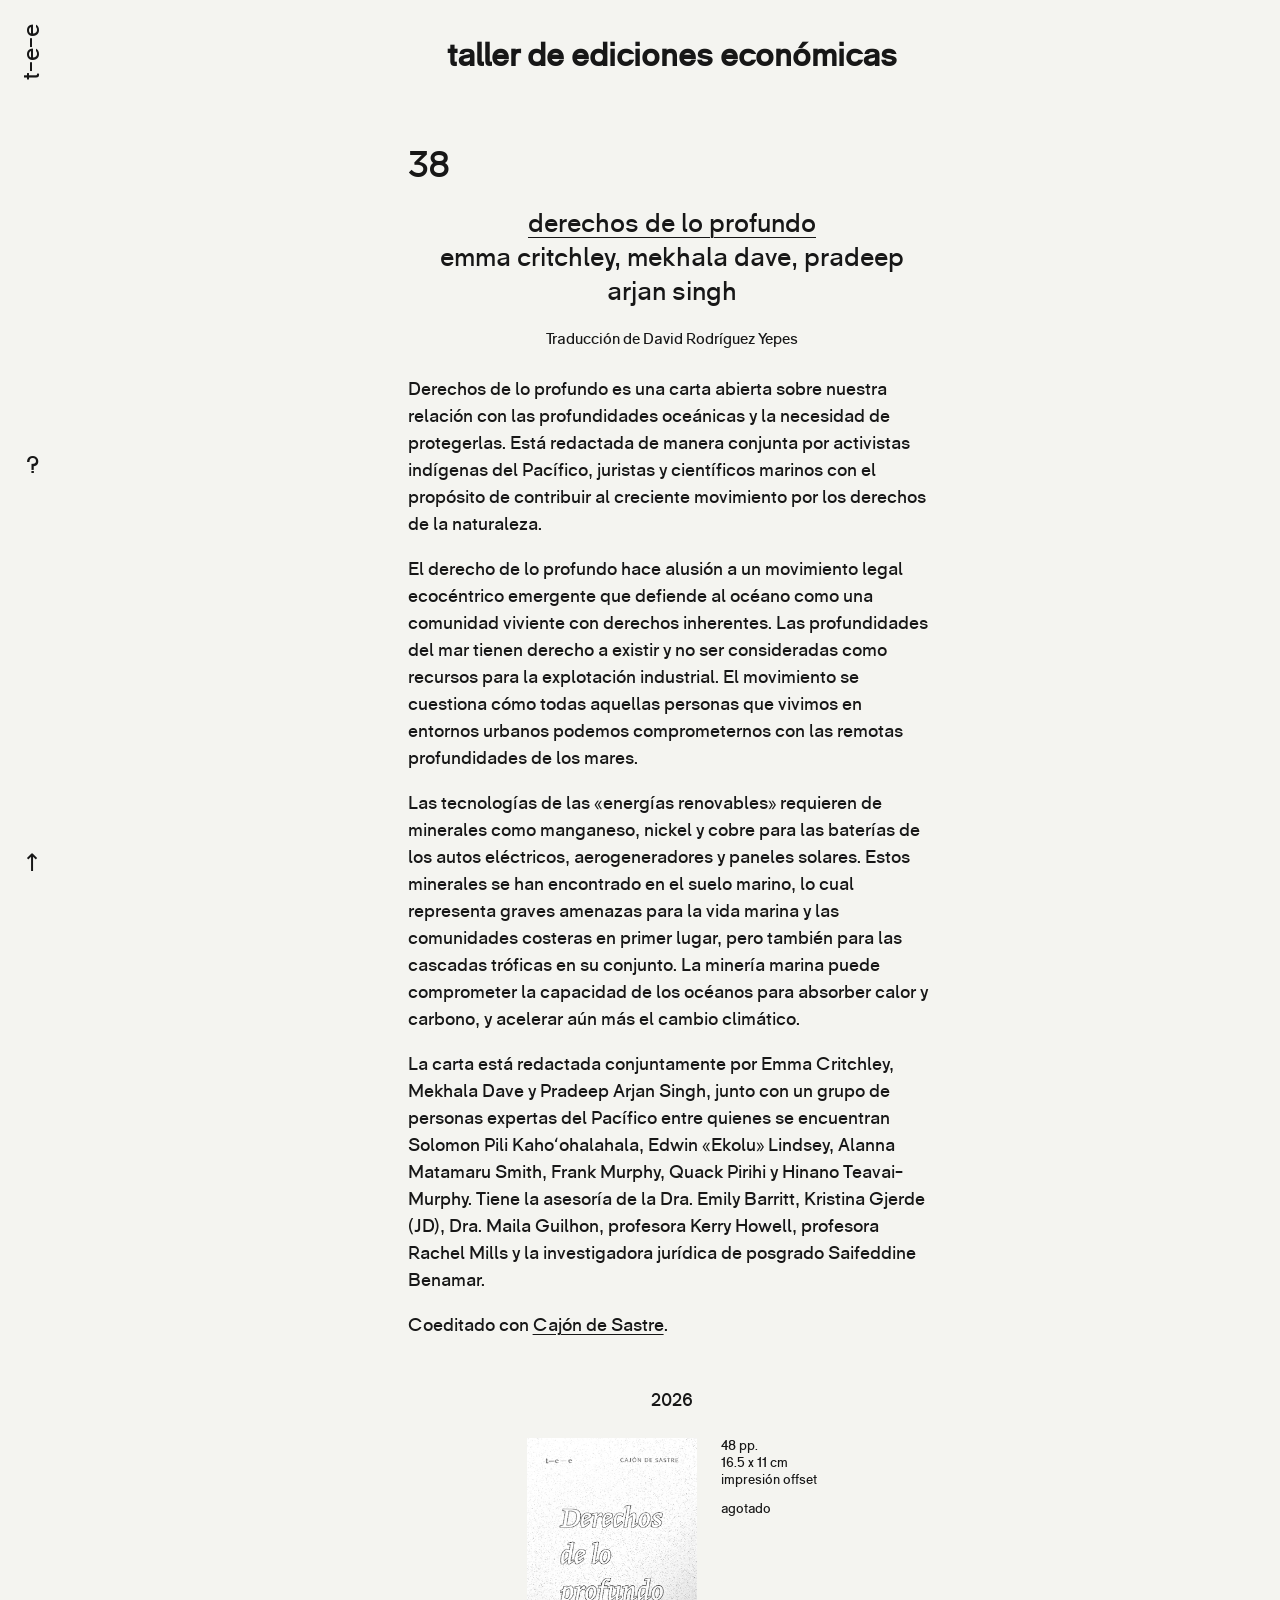
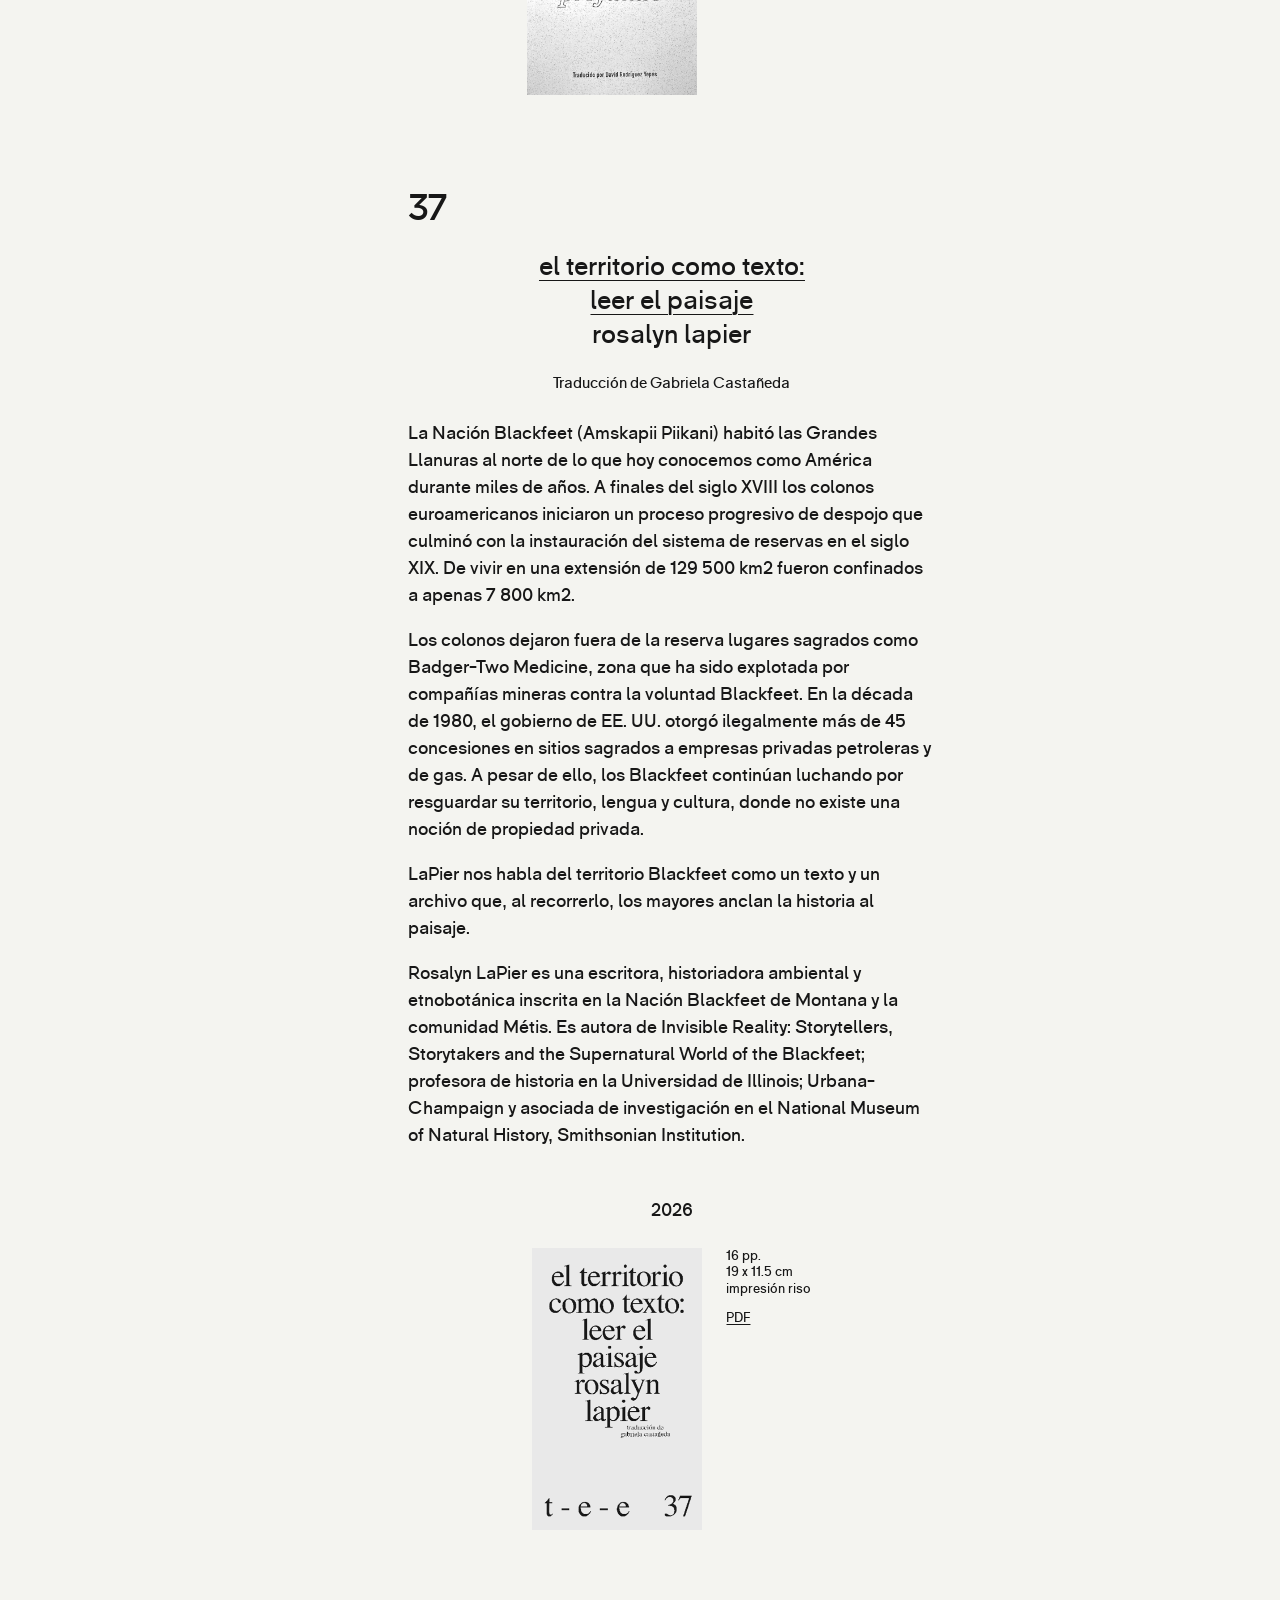
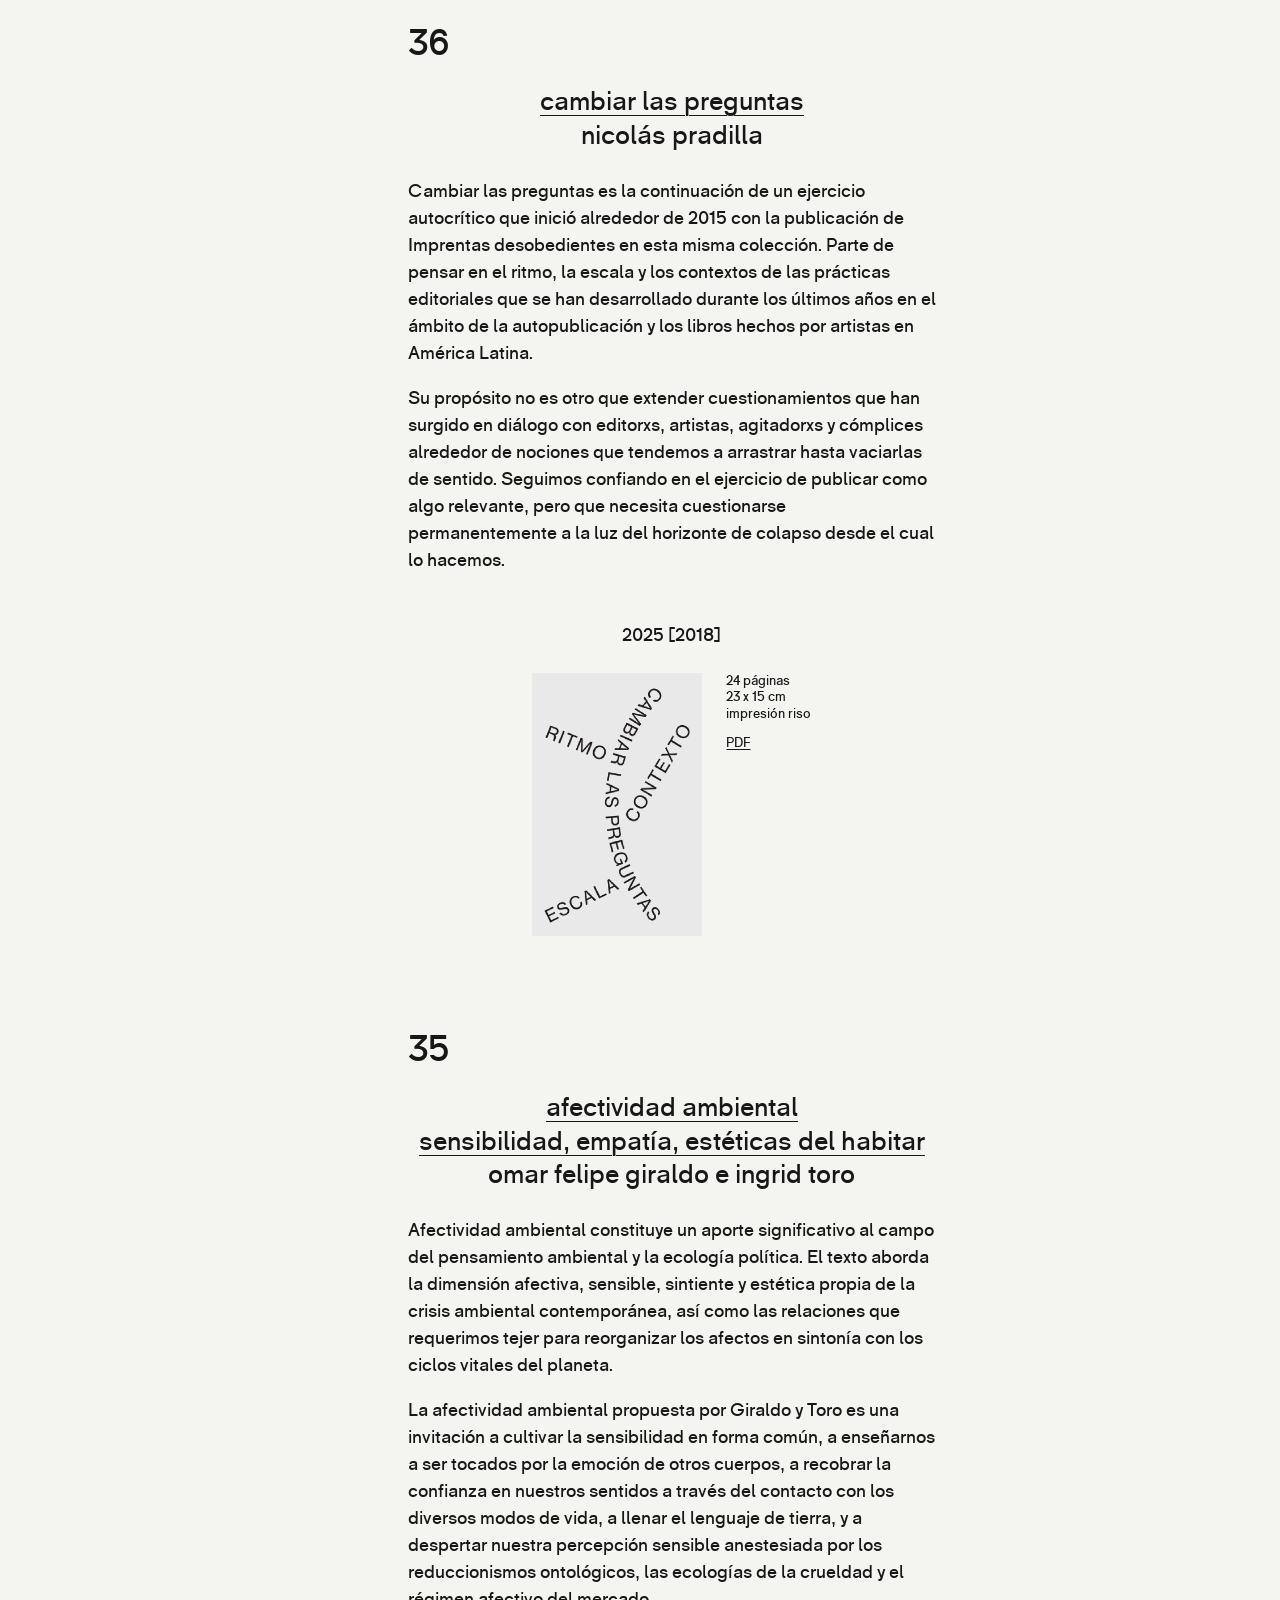
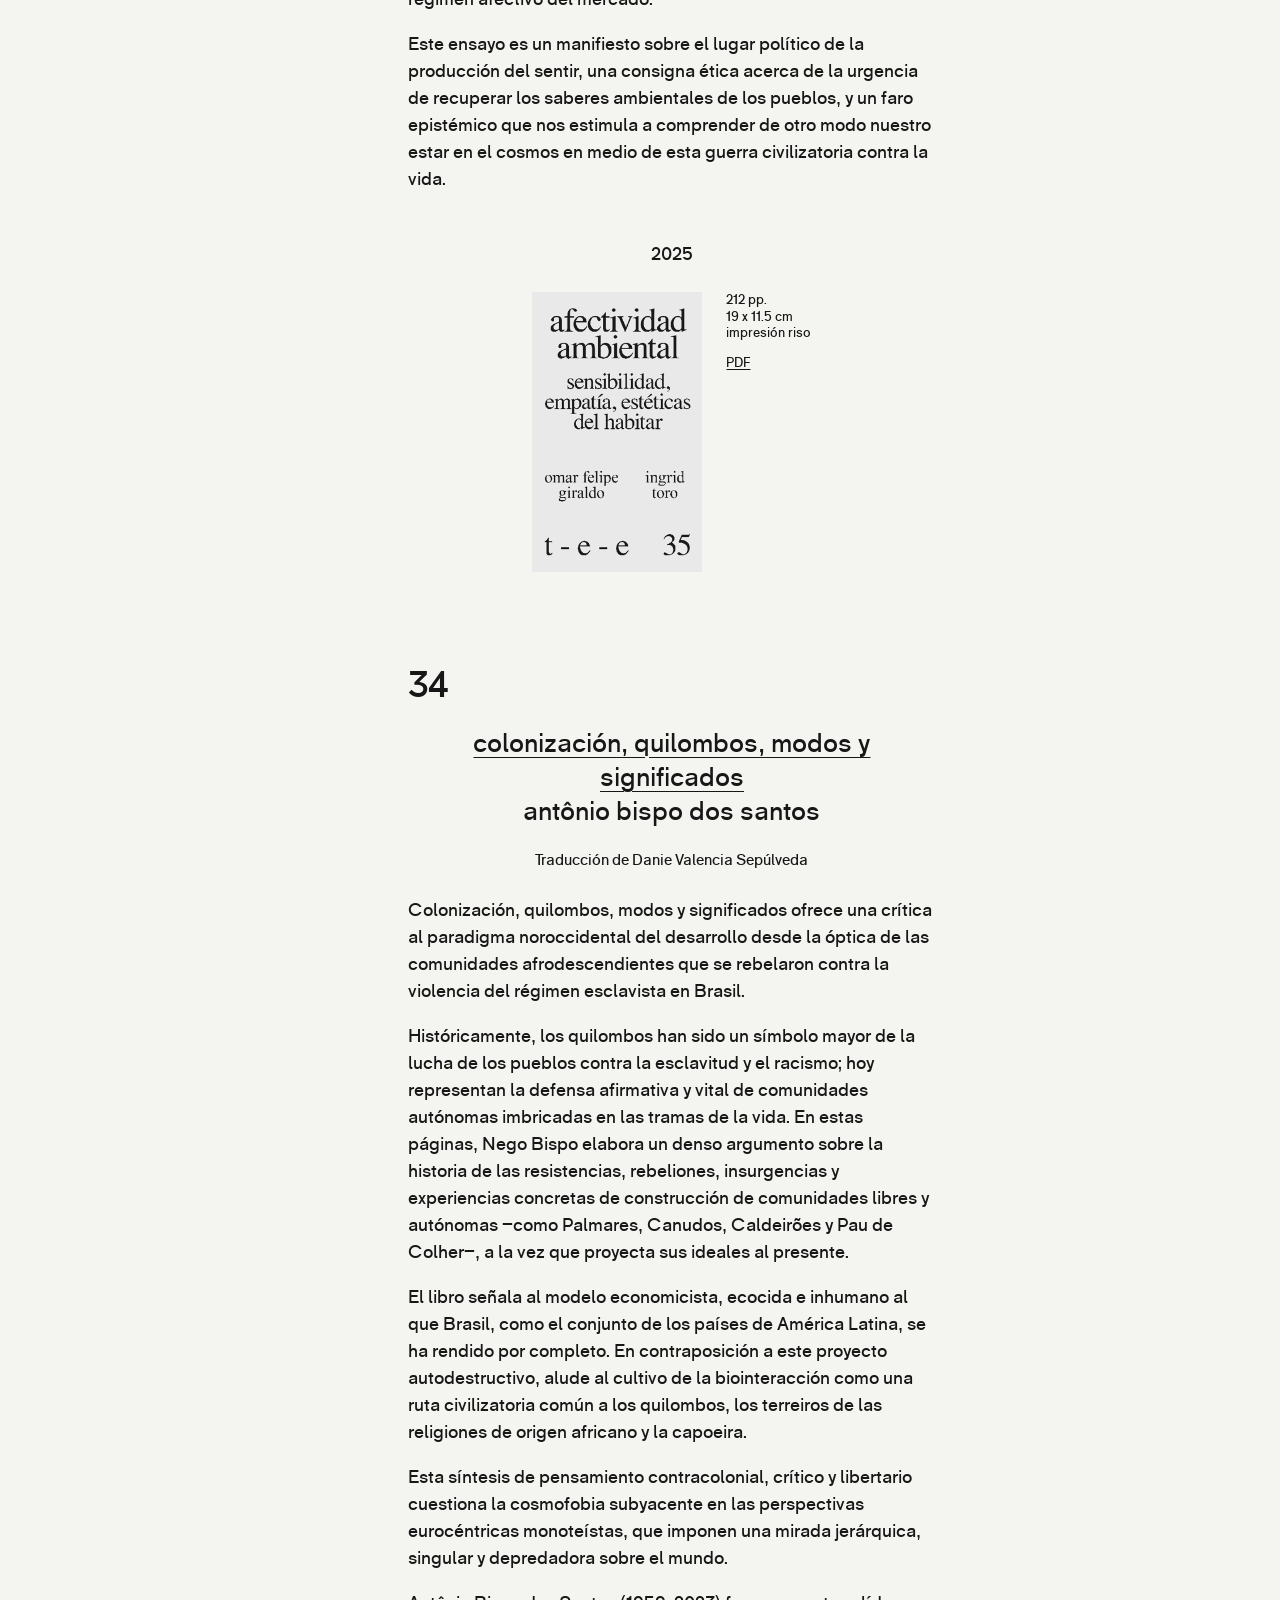
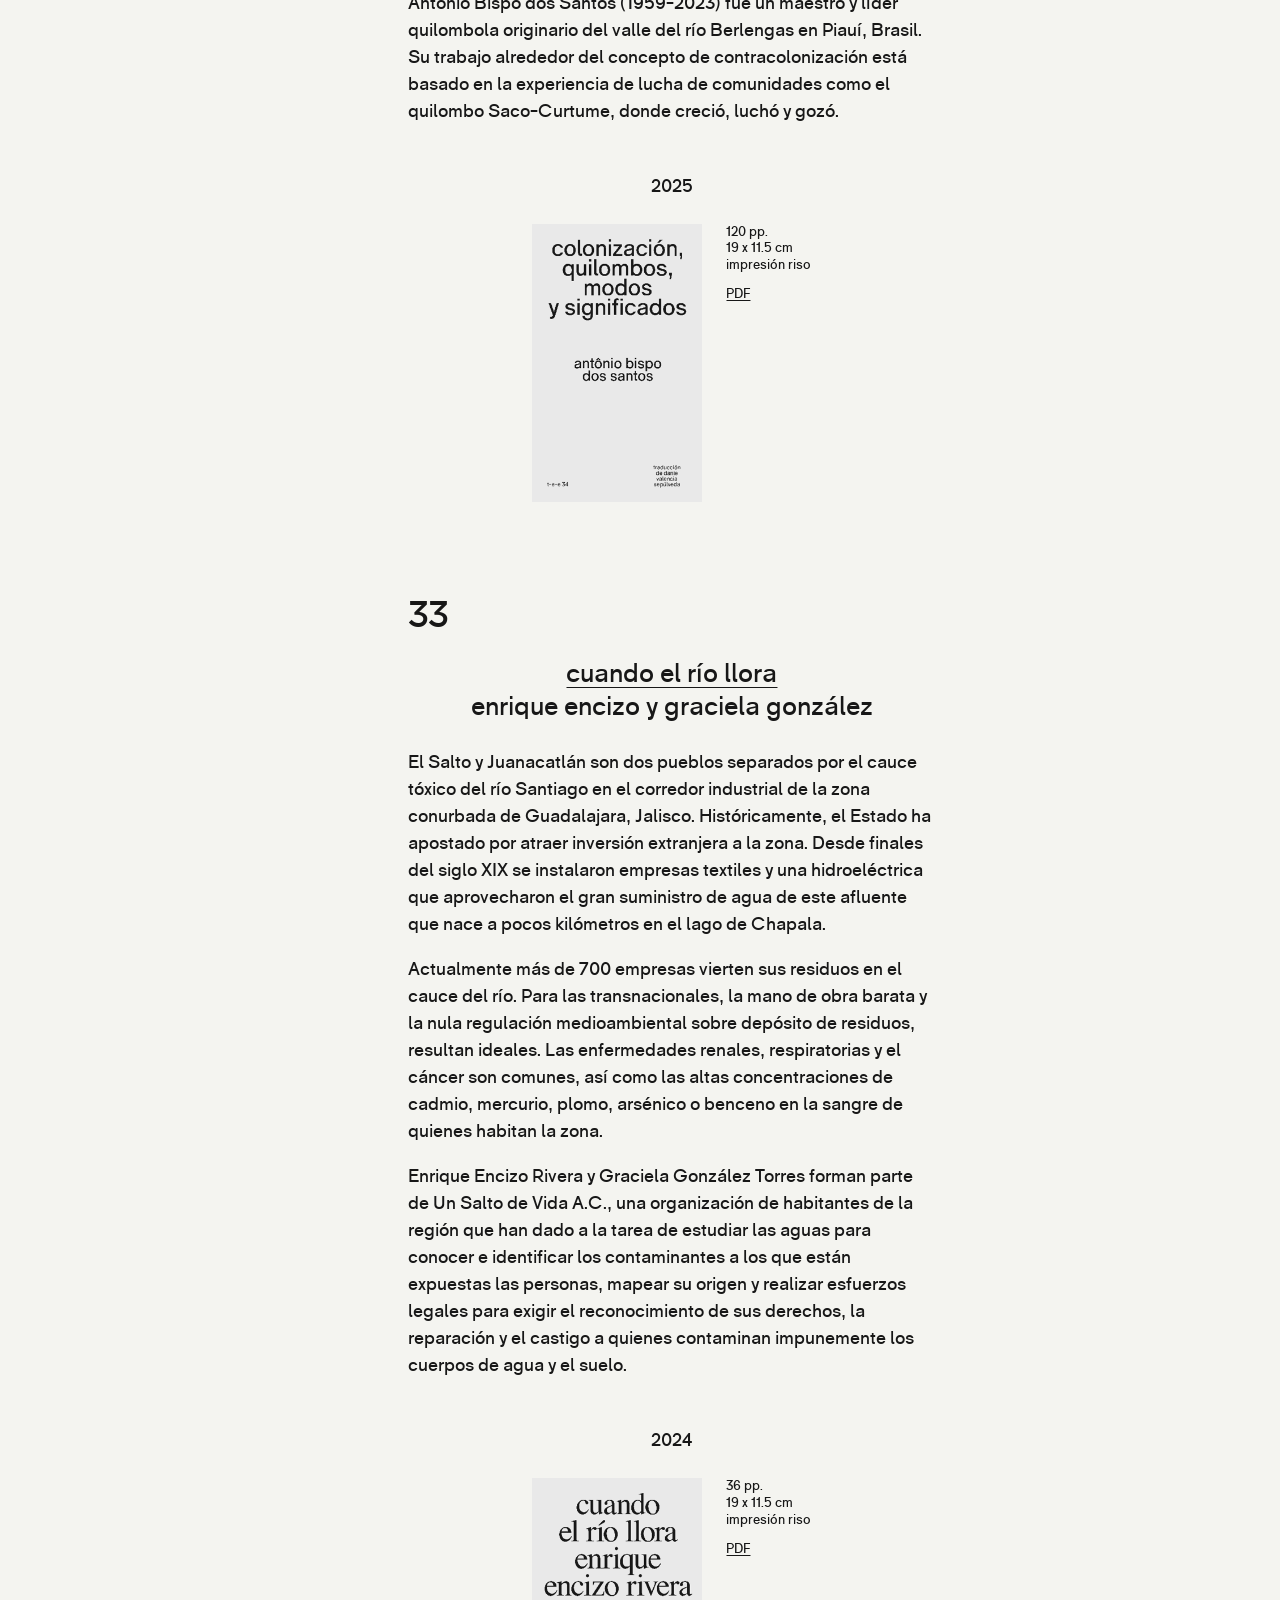
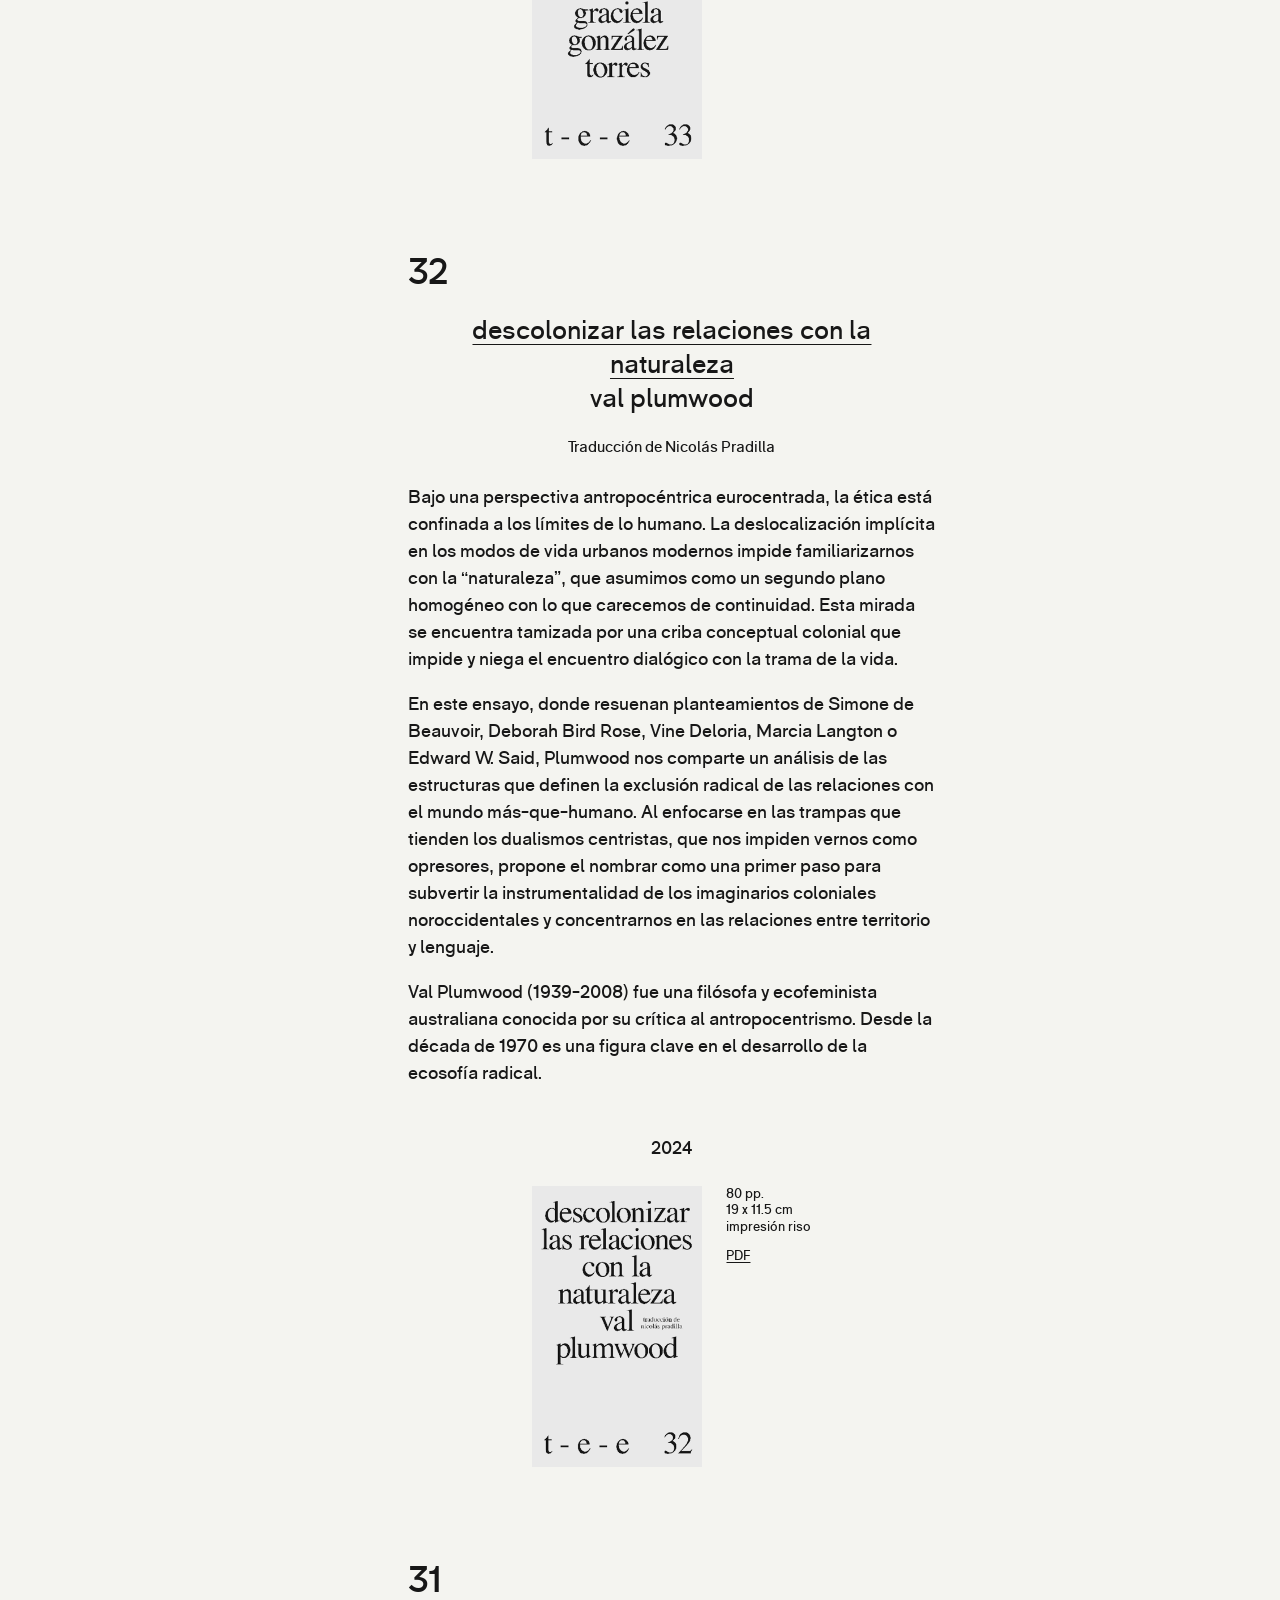
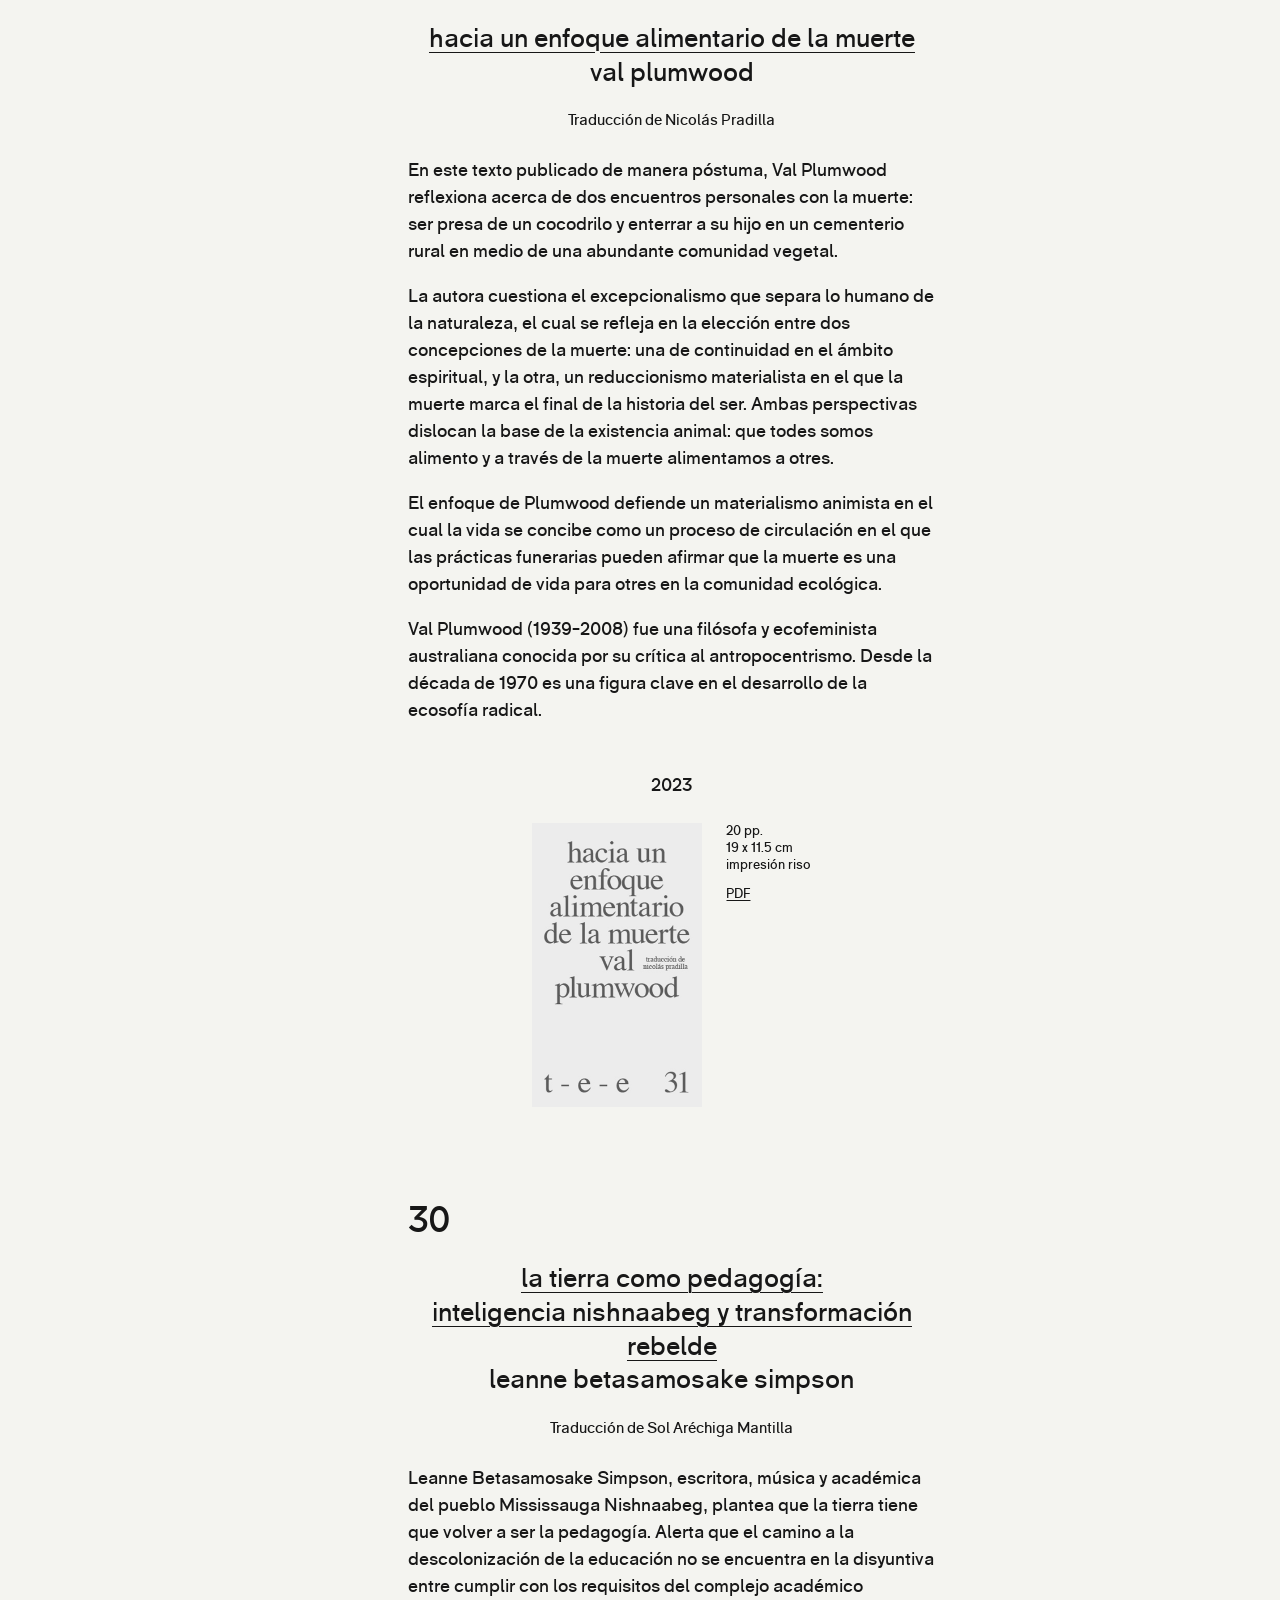
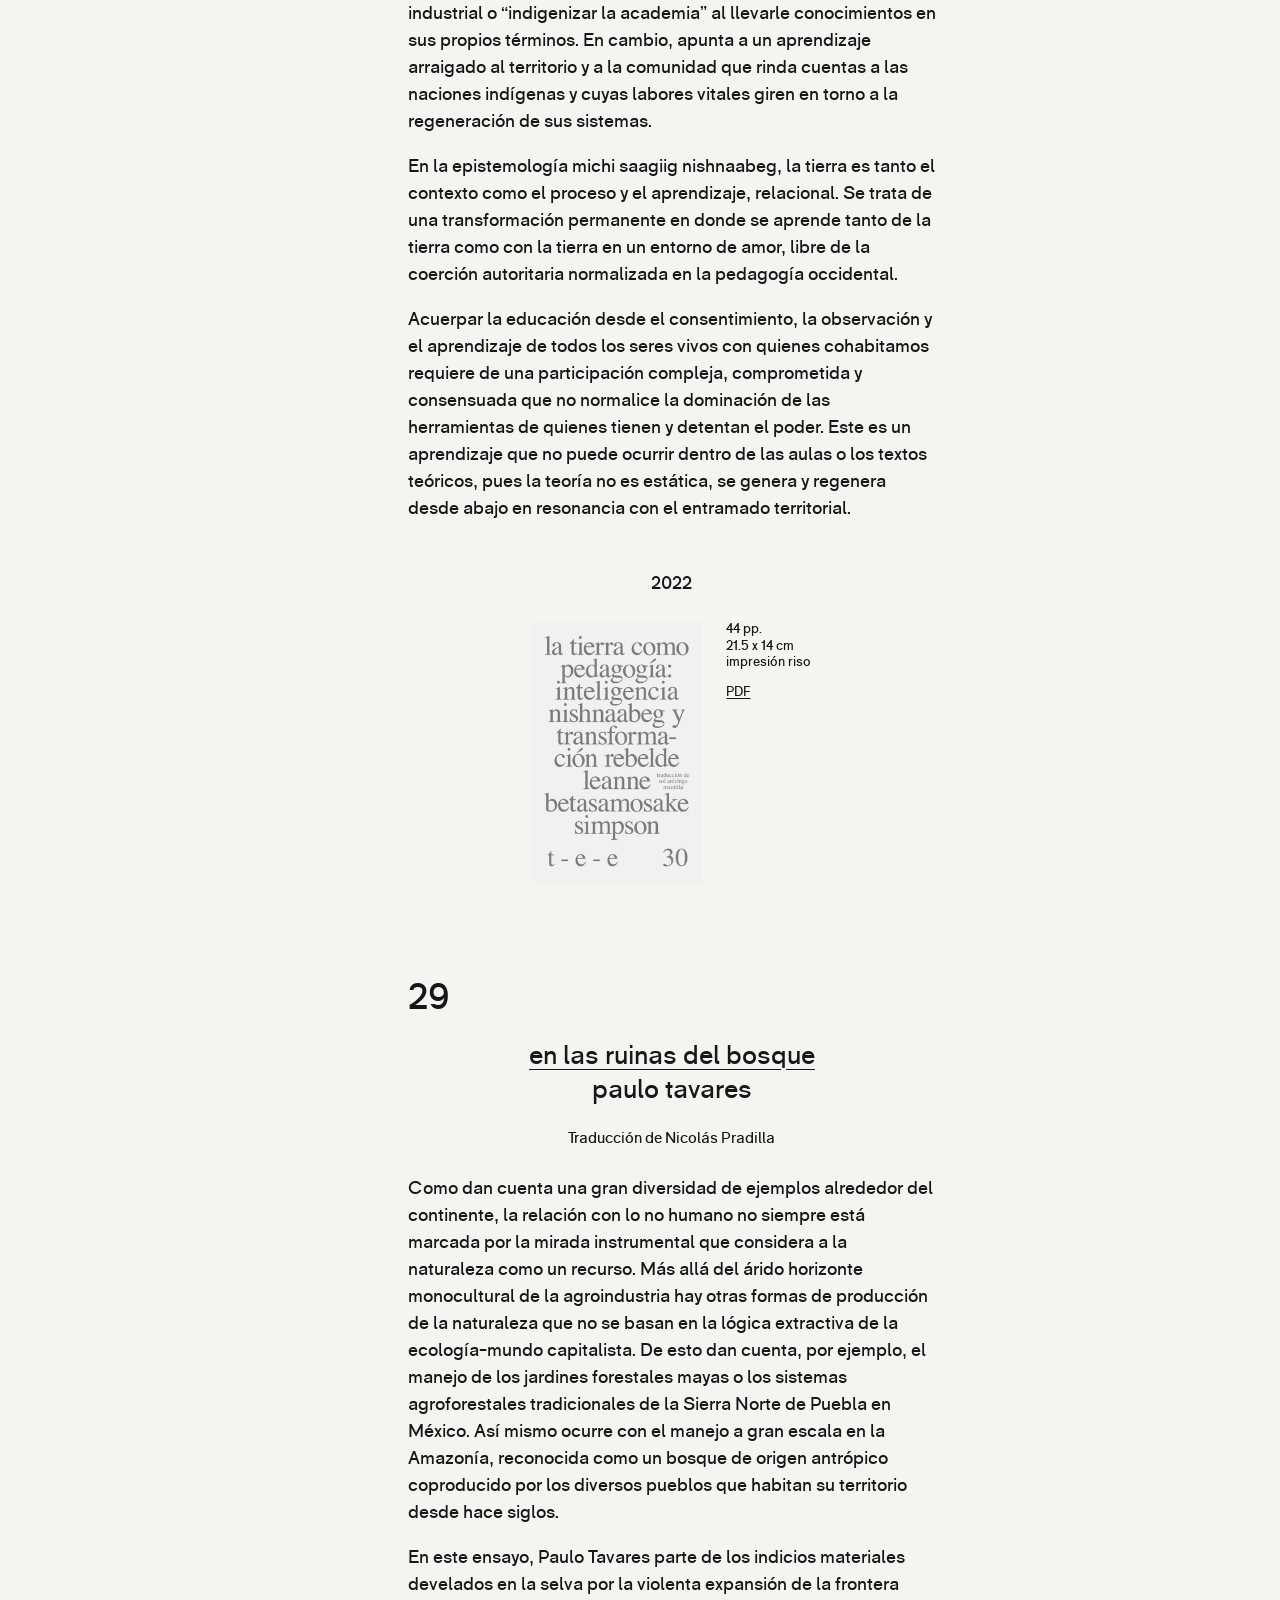
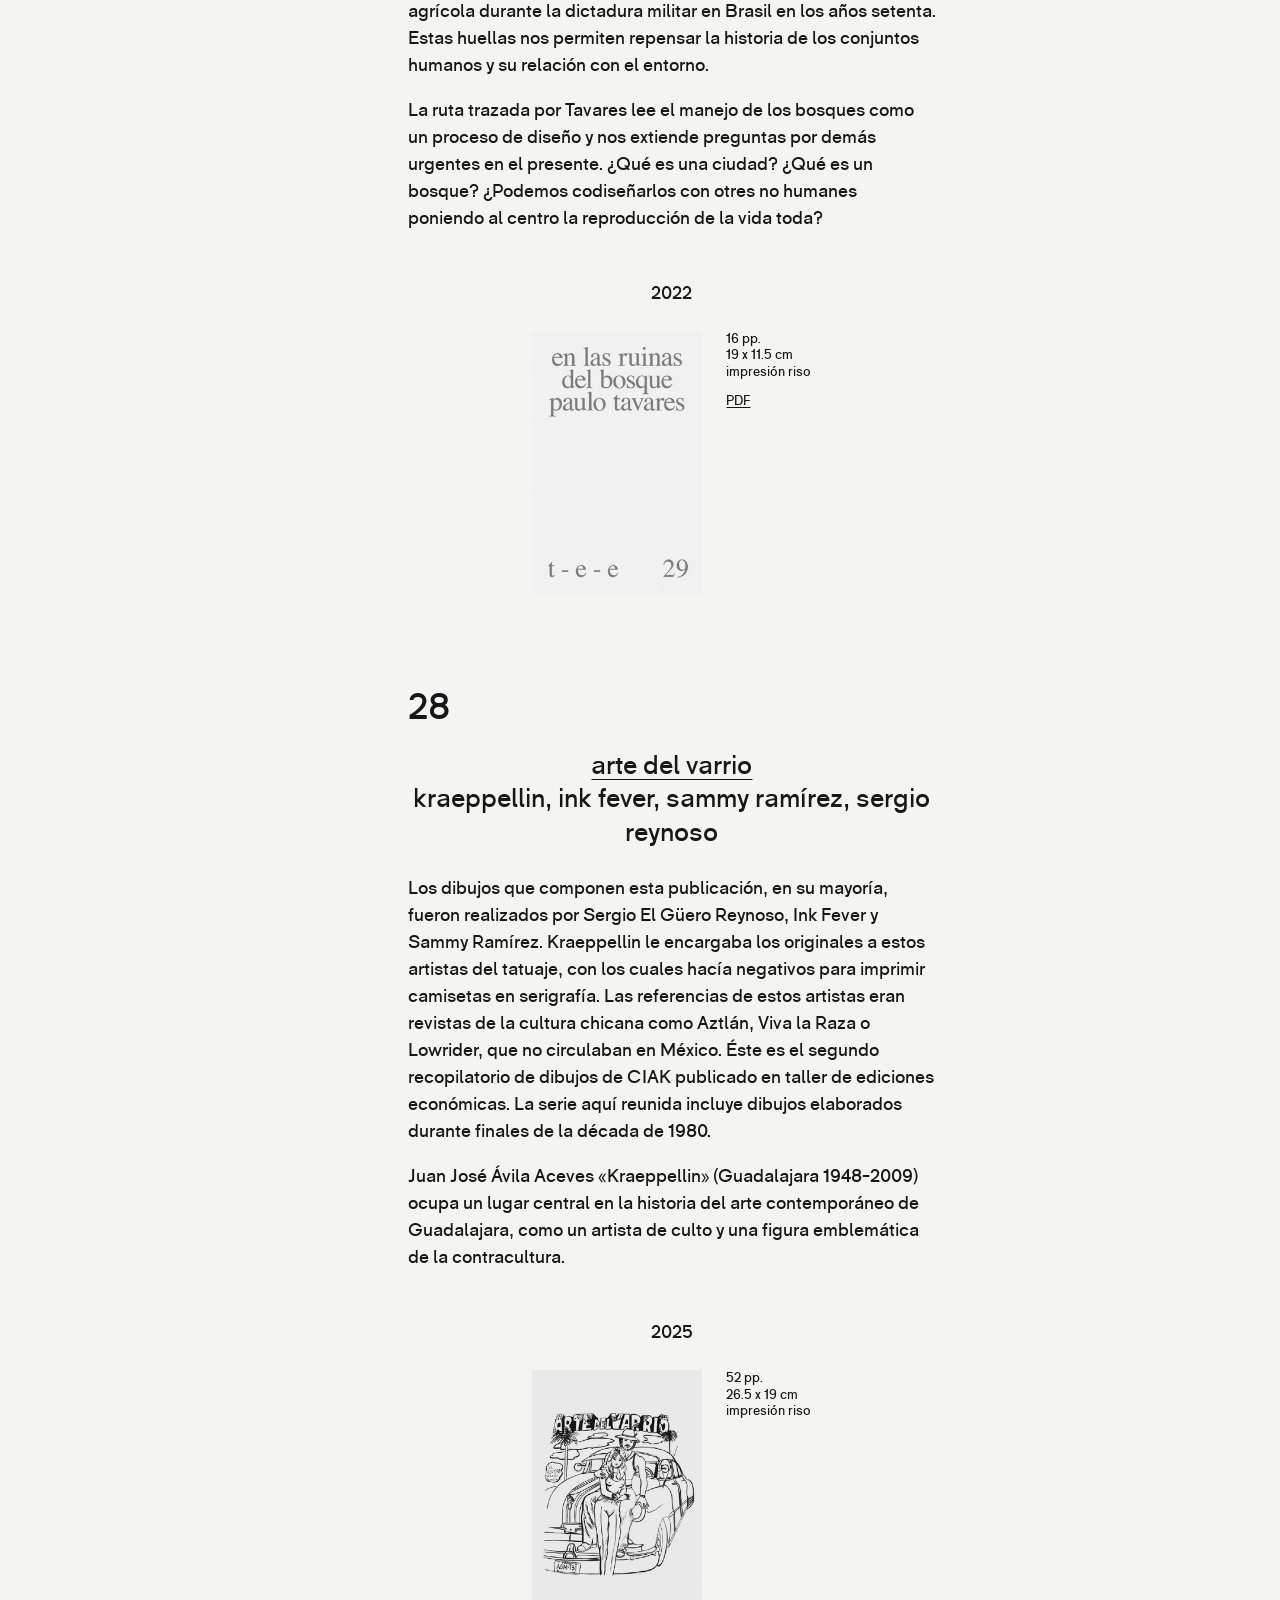
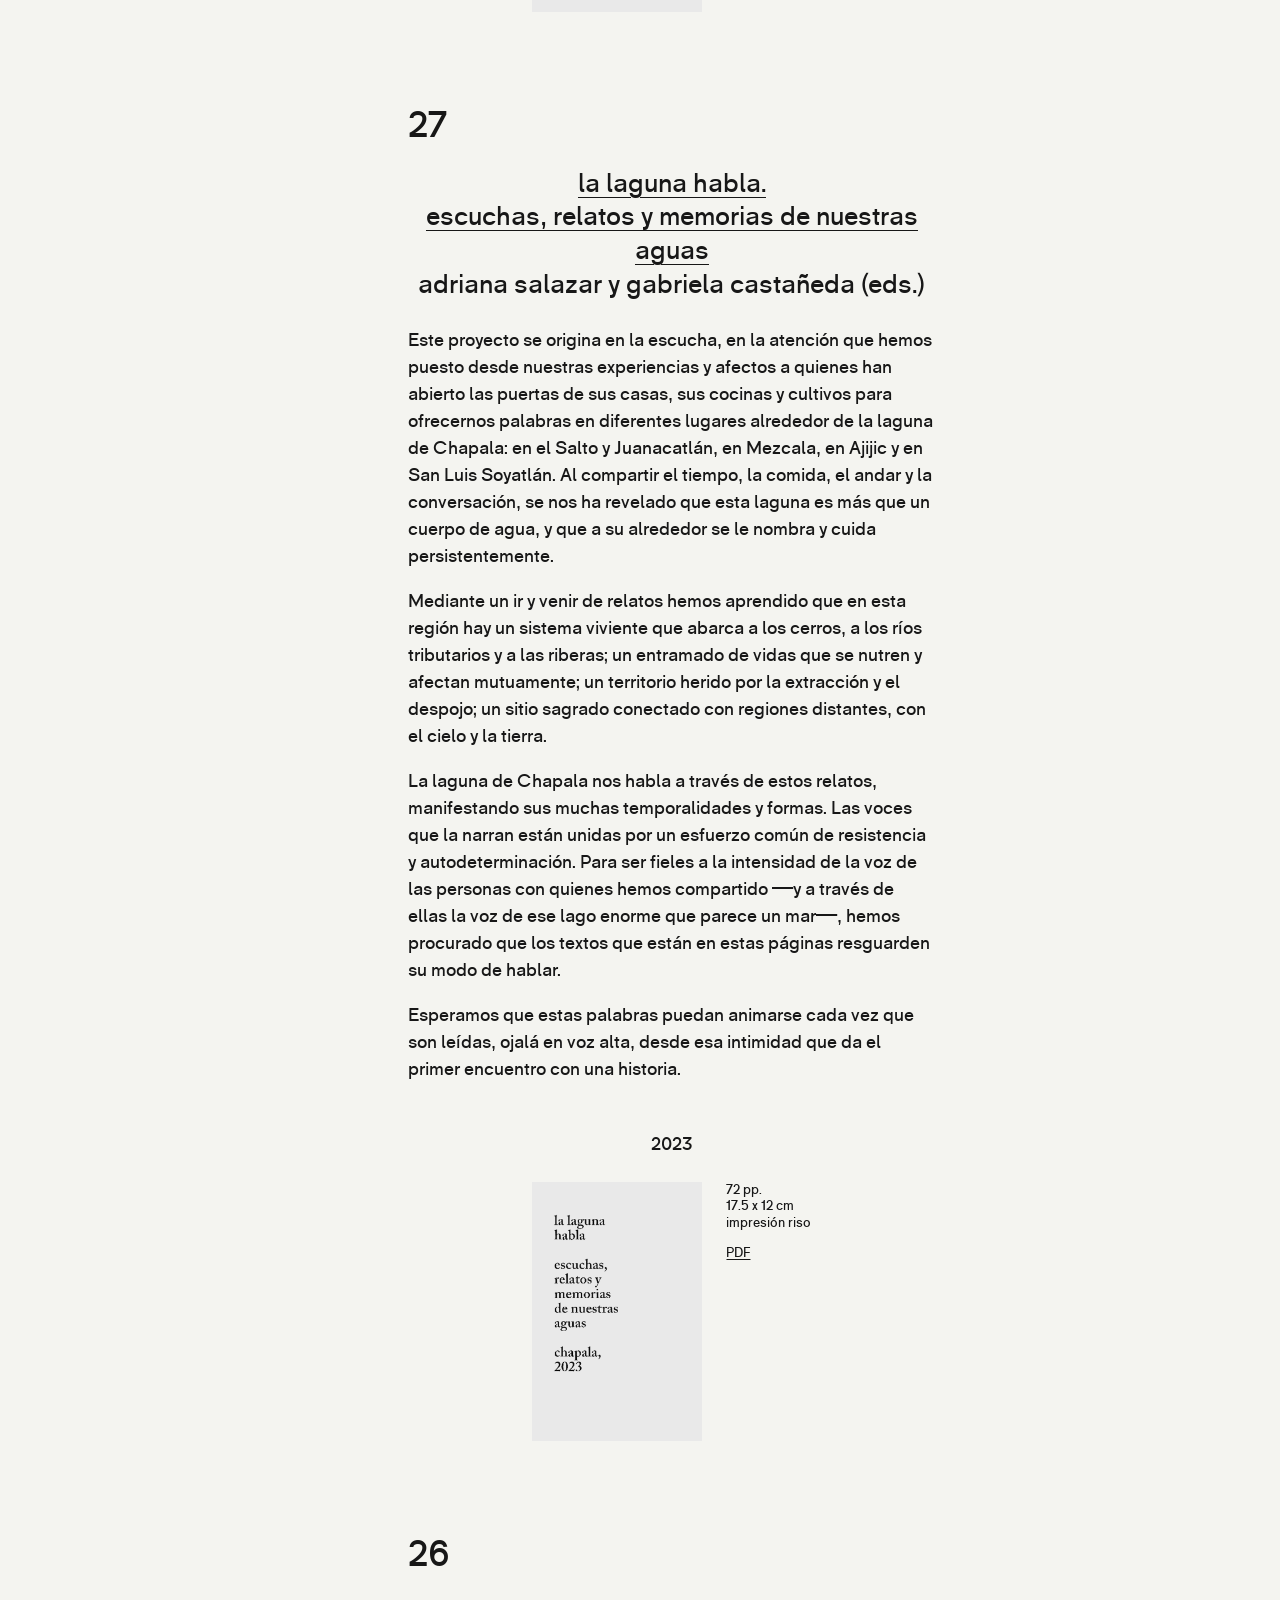
<file: index.html>
<!doctype html>
<html lang="es">
  <head>
    <meta charset="UTF-8">
    <meta name="viewport" content="width=device-width, initial-scale=1">
    <title>t-e-e | taller de ediciones económicas</title>
    <meta name="description" content="El t-e-e es una editorial sin fines de lucro fundada en 2010 por Gabriela Castañeda y Nicolás Pradilla en Guadalajara, México.">

    <!-- vista previa al compartir en redes sociales -->
    <meta property="og:type" content="website">
    <meta property="og:site_name" content="t-e-e taller de ediciones económicas">
    <meta property="og:locale" content="es_MX">
    <meta property="og:title" content="t-e-e | taller de ediciones económicas">
    <meta property="og:description" content="El t-e-e es una editorial sin fines de lucro fundada en 2010 por Gabriela Castañeda y Nicolás Pradilla en Guadalajara, México.">
    <meta property="og:url" content="http://t-e-e.org/">
    <meta property="og:image" content="http://t-e-e.org/img/og-t-e-e.png">
    <meta property="og:image:type" content="image/png">
    <meta property="og:image:width" content="1280">
    <meta property="og:image:height" content="640">
    <meta property="og:image:alt" content="t-e-e taller de ediciones económicas: portadas de tres publicaciones de la colección.">
    <meta name="twitter:card" content="summary_large_image">
    <link rel="stylesheet" href="./css/style.css">
    <link rel="icon" href="./favicon.ico" sizes="any">
    <link rel="icon" href="./img/favicon-32.png" type="image/png" sizes="32x32">
    <link rel="apple-touch-icon" href="./img/apple-touch-icon.png">
  </head>
  <body id="inicio">
    <nav aria-label="Principal">
      <a href="./" class="logo">t-e-e</a>
      <a href="./about.html" aria-label="Acerca de">?</a>
      <a href="#inicio" class="arriba" aria-label="Subir al inicio">↑</a>
    </nav>
    <main>
      <header>
        <h1>taller de ediciones económicas</h1>
      </header>
      <section aria-label="Publicaciones">

        <article id="libro-38" aria-labelledby="titulo-38">
          <p class="index">38</p>
          <header>
            <h3 id="titulo-38">derechos de lo profundo</h3>
            <p class="authors">emma critchley, mekhala dave, pradeep arjan singh</p>
            <p class="translation"><small>Traducción de David Rodríguez Yepes</small></p>
          </header>
          <p>Derechos de lo profundo es una carta abierta sobre nuestra relación con las profundidades oceánicas y la necesidad de protegerlas. Está redactada de manera conjunta por activistas indígenas del Pacífico, juristas y científicos marinos con el propósito de contribuir al creciente movimiento por los derechos de la naturaleza.</p>
          <p>El derecho de lo profundo hace alusión a un movimiento legal ecocéntrico emergente que defiende al océano como una comunidad viviente con derechos inherentes. Las profundidades del mar tienen derecho a existir y no ser consideradas como recursos para la explotación industrial. El movimiento se cuestiona cómo todas aquellas personas que vivimos en entornos urbanos podemos comprometernos con las remotas profundidades de los mares.</p>
          <p>Las tecnologías de las «energías renovables» requieren de minerales como manganeso, nickel y cobre para las baterías de los autos eléctricos, aerogeneradores y paneles solares. Estos minerales se han encontrado en el suelo marino, lo cual representa graves amenazas para la vida marina y las comunidades costeras en primer lugar, pero también para las cascadas tróficas en su conjunto. La minería marina puede comprometer la capacidad de los océanos para absorber calor y carbono, y acelerar aún más el cambio climático.</p>
          <p>La carta está redactada conjuntamente por Emma Critchley, Mekhala Dave y Pradeep Arjan Singh, junto con un grupo de personas expertas del Pacífico entre quienes se encuentran Solomon Pili Kahoʻohalahala, Edwin «Ekolu» Lindsey, Alanna Matamaru Smith, Frank Murphy, Quack Pirihi y Hinano Teavai-Murphy. Tiene la asesoría de la Dra. Emily Barritt, Kristina Gjerde (JD), Dra. Maila Guilhon, profesora Kerry Howell, profesora Rachel Mills y la investigadora jurídica de posgrado Saifeddine Benamar.</p>
          <p class="credits"><small>Coeditado con <a href="https://www.cajondesastre.com.co/" target="_blank" rel="noopener">Cajón de Sastre</a>.</small></p>
          <footer>
            <p class="year"><time datetime="2026">2026</time></p>
            <img src="./img/img-38-critchley-emma-et-al-derechos-de-lo-profundo.png" alt="Portada de derechos de lo profundo" loading="lazy">
            <div class="ficha">
              <ul class="specs">
                <li>48 pp.</li>
                <li>16.5 x 11 cm</li>
                <li>impresión offset</li>
              </ul>
              <p class="status">agotado</p>
            </div>
          </footer>
        </article>

        <article id="libro-37" aria-labelledby="titulo-37">
          <p class="index">37</p>
          <header>
            <h3 id="titulo-37">el territorio como texto: <span class="subtitle">leer el paisaje</span></h3>
            <p class="authors">rosalyn lapier</p>
            <p class="translation"><small>Traducción de Gabriela Castañeda</small></p>
          </header>
          <p>La Nación Blackfeet (Amskapii Piikani) habitó las Grandes Llanuras al norte de lo que hoy conocemos como América durante miles de años.  A finales del siglo XVIII los colonos euroamericanos iniciaron un proceso progresivo de despojo que culminó con la instauración del sistema de reservas en el siglo XIX. De vivir en una extensión de 129 500 km2 fueron confinados a apenas 7 800 km2.</p>
          <p>Los colonos dejaron fuera de la reserva lugares sagrados como Badger-Two Medicine, zona que ha sido explotada por compañías mineras contra la voluntad Blackfeet. En la década de 1980, el gobierno de EE. UU. otorgó ilegalmente más de 45 concesiones en sitios sagrados a empresas privadas petroleras y de gas. A pesar de ello, los Blackfeet continúan luchando por resguardar su territorio, lengua y cultura, donde no existe una noción de propiedad privada.</p>
          <p>LaPier nos habla del territorio Blackfeet como un texto y un archivo que, al recorrerlo, los mayores anclan la historia al paisaje.</p>
          <p>Rosalyn LaPier es una escritora, historiadora ambiental y etnobotánica inscrita en la Nación Blackfeet de Montana y la comunidad Métis. Es autora de Invisible Reality: Storytellers, Storytakers and the Supernatural World of the Blackfeet; profesora de historia en la Universidad de Illinois; Urbana-Champaign y asociada de investigación en el National Museum of Natural History, Smithsonian Institution.</p>
          <footer>
            <p class="year"><time datetime="2026">2026</time></p>
            <img src="./img/img-37-lapier-rosalyn-el-territorio-como-texto.png" alt="Portada de el territorio como texto: leer el paisaje" loading="lazy">
            <div class="ficha">
              <ul class="specs">
                <li>16 pp.</li>
                <li>19 x 11.5 cm</li>
                <li>impresión riso</li>
              </ul>
              <p class="pdf"><a href="http://t-e-e.org/pdf/37-Lapier-Rosalyn-El-territorio-como-texto.pdf" type="application/pdf" target="_blank" rel="noopener">PDF</a></p>
            </div>
          </footer>
        </article>

        <article id="libro-36" aria-labelledby="titulo-36">
          <p class="index">36</p>
          <header>
            <h3 id="titulo-36">cambiar las preguntas</h3>
            <p class="authors">nicolás pradilla</p>
          </header>
          <p>Cambiar las preguntas es la continuación de un ejercicio autocrítico que inició alrededor de 2015 con la publicación de Imprentas desobedientes en esta misma colección. Parte de pensar en el ritmo, la escala y los contextos de las prácticas editoriales que se han desarrollado durante los últimos años en el ámbito de la autopublicación y los libros hechos por artistas en América Latina.</p>
          <p>Su propósito no es otro que extender cuestionamientos que han surgido en diálogo con editorxs, artistas, agitadorxs y cómplices alrededor de nociones que tendemos a arrastrar hasta vaciarlas de sentido. Seguimos confiando en el ejercicio de publicar como algo relevante, pero que necesita cuestionarse permanentemente a la luz del horizonte de colapso desde el cual lo hacemos.</p>
          <footer>
            <p class="year"><time datetime="2025">2025 [2018]</time></p>
            <img src="./img/img-36-pradilla-nicolas-cambiar-las-preguntas.png" alt="Portada de cambiar las preguntas" loading="lazy">
            <div class="ficha">
              <ul class="specs">
                <li>24 páginas</li>
                <li>23 x 15 cm</li>
                <li>impresión riso</li>
              </ul>
              <p class="pdf"><a href="http://t-e-e.org/pdf/36-Pradilla-Nicolas-Cambiar-las-preguntas.pdf" type="application/pdf" target="_blank" rel="noopener">PDF</a></p>
            </div>
          </footer>
        </article>

        <article id="libro-35" aria-labelledby="titulo-35">
          <p class="index">35</p>
          <header>
            <h3 id="titulo-35">afectividad ambiental <span class="subtitle">sensibilidad, empatía, estéticas del habitar</span></h3>
            <p class="authors">omar felipe giraldo e ingrid toro</p>
          </header>
          <p>Afectividad ambiental constituye un aporte significativo al campo del pensamiento ambiental y la ecología política. El texto aborda la dimensión afectiva, sensible, sintiente y estética propia de la crisis ambiental contemporánea, así como las relaciones que requerimos tejer para reorganizar los afectos en sintonía con los ciclos vitales del planeta.</p>
          <p>La afectividad ambiental propuesta por Giraldo y Toro es una invitación a cultivar la sensibilidad en forma común, a enseñarnos a ser tocados por la emoción de otros cuerpos, a recobrar la confianza en nuestros sentidos a través del contacto con los diversos modos de vida, a llenar el lenguaje de tierra, y a despertar nuestra percepción sensible anestesiada por los reduccionismos ontológicos, las ecologías de la crueldad y el régimen afectivo del mercado.</p>
          <p>Este ensayo es un manifiesto sobre el lugar político de la producción del sentir, una consigna ética acerca de la urgencia de recuperar los saberes ambientales de los pueblos, y un faro epistémico que nos estimula a comprender de otro modo nuestro estar en el cosmos en medio de esta guerra civilizatoria contra la vida.</p>
          <footer>
            <p class="year"><time datetime="2025">2025</time></p>
            <img src="./img/img-35-giraldo-omar-felipe-y-toro-ingrid-afectividad-ambiental.png" alt="Portada de afectividad ambiental sensibilidad, empatía, estéticas del habitar" loading="lazy">
            <div class="ficha">
              <ul class="specs">
                <li>212 pp.</li>
                <li>19 x 11.5 cm</li>
                <li>impresión riso</li>
              </ul>
              <p class="pdf"><a href="http://t-e-e.org/pdf/35-Giraldo-y-Toro-Afectividad-ambiental.pdf" type="application/pdf" target="_blank" rel="noopener">PDF</a></p>
            </div>
          </footer>
        </article>

        <article id="libro-34" aria-labelledby="titulo-34">
          <p class="index">34</p>
          <header>
            <h3 id="titulo-34">colonización, quilombos, modos y significados</h3>
            <p class="authors">antônio bispo dos santos</p>
            <p class="translation"><small>Traducción de Danie Valencia Sepúlveda</small></p>
          </header>
          <p>Colonización, quilombos, modos y significados ofrece una crítica al paradigma noroccidental del desarrollo desde la óptica de las comunidades afrodescendientes que se rebelaron contra la violencia del régimen esclavista en Brasil.</p>
          <p>Históricamente, los quilombos han sido un símbolo mayor de la lucha de los pueblos contra la esclavitud y el racismo; hoy representan la defensa afirmativa y vital de comunidades autónomas imbricadas en las tramas de la vida. En estas páginas, Nego Bispo elabora un denso argumento sobre la historia de las resistencias, rebeliones, insurgencias y experiencias concretas de construcción de comunidades libres y autónomas –como Palmares, Canudos, Caldeirões y Pau de Colher–, a la vez que proyecta sus ideales al presente.</p>
          <p>El libro señala al modelo economicista, ecocida e inhumano al que Brasil, como el conjunto de los países de América Latina, se ha rendido por completo. En contraposición a este proyecto autodestructivo, alude al cultivo de la biointeracción como una ruta civilizatoria común a los quilombos, los terreiros de las religiones de origen africano y la capoeira.</p>
          <p>Esta síntesis de pensamiento contracolonial, crítico y libertario cuestiona la cosmofobia subyacente en las perspectivas eurocéntricas monoteístas, que imponen una mirada jerárquica, singular y depredadora sobre el mundo.</p>
          <p>Antônio Bispo dos Santos (1959-2023) fue un maestro y líder quilombola originario del valle del río Berlengas en Piauí, Brasil. Su trabajo alrededor del concepto de contracolonización está basado en la experiencia de lucha de comunidades como el quilombo Saco-Curtume, donde creció, luchó y gozó.</p>
          <footer>
            <p class="year"><time datetime="2025">2025</time></p>
            <img src="./img/img-34-nego-bispo-antonio-colonizacion-quilombos.png" alt="Portada de colonización, quilombos, modos y significados" loading="lazy">
            <div class="ficha">
              <ul class="specs">
                <li>120 pp.</li>
                <li>19 x 11.5 cm</li>
                <li>impresión riso</li>
              </ul>
              <p class="pdf"><a href="http://t-e-e.org/pdf/34-Bispo-dos-Santos-Antonio-Colonizacion-quilombos.pdf" type="application/pdf" target="_blank" rel="noopener">PDF</a></p>
            </div>
          </footer>
        </article>

        <article id="libro-33" aria-labelledby="titulo-33">
          <p class="index">33</p>
          <header>
            <h3 id="titulo-33">cuando el río llora</h3>
            <p class="authors">enrique encizo y graciela gonzález</p>
          </header>
          <p>El Salto y Juanacatlán son dos pueblos separados por el cauce tóxico del río Santiago en el corredor industrial de la zona conurbada de Guadalajara, Jalisco. Históricamente, el Estado ha apostado por atraer inversión extranjera a la zona. Desde finales del siglo XIX se instalaron empresas textiles y una hidroeléctrica que aprovecharon el gran suministro de agua de este afluente que nace a pocos kilómetros en el lago de Chapala.</p>
          <p>Actualmente más de 700 empresas vierten sus residuos en el cauce del río. Para las transnacionales, la mano de obra barata y la nula regulación medioambiental sobre depósito de residuos, resultan ideales. Las enfermedades renales, respiratorias y el cáncer son comunes, así como las altas concentraciones de cadmio, mercurio, plomo, arsénico o benceno en la sangre de quienes habitan la zona.</p>
          <p>Enrique Encizo Rivera y Graciela González Torres forman parte de Un Salto de Vida A.C., una organización de habitantes de la región que han dado a la tarea de estudiar las aguas para conocer e identificar los contaminantes a los que están expuestas las personas, mapear su origen y realizar esfuerzos legales para exigir el reconocimiento de sus derechos, la reparación y el castigo a quienes contaminan impunemente los cuerpos de agua y el suelo.</p>
          <footer>
            <p class="year"><time datetime="2024">2024</time></p>
            <img src="./img/img-33-encizo-enrique-y-gonzalez-graciela-cuando-el-rio-llora.png" alt="Portada de cuando el río llora" loading="lazy">
            <div class="ficha">
              <ul class="specs">
                <li>36 pp.</li>
                <li>19 x 11.5 cm</li>
                <li>impresión riso</li>
              </ul>
              <p class="pdf"><a href="http://t-e-e.org/pdf/33-Encizo-y-Gonzalez-Cuando-el-rio-llora.pdf" type="application/pdf" target="_blank" rel="noopener">PDF</a></p>
            </div>
          </footer>
        </article>

        <article id="libro-32" aria-labelledby="titulo-32">
          <p class="index">32</p>
          <header>
            <h3 id="titulo-32">descolonizar las relaciones con la naturaleza</h3>
            <p class="authors">val plumwood</p>
            <p class="translation"><small>Traducción de Nicolás Pradilla</small></p>
          </header>
          <p>Bajo una perspectiva antropocéntrica eurocentrada, la ética está confinada a los límites de lo humano. La deslocalización implícita en los modos de vida urbanos modernos impide familiarizarnos con la “naturaleza”, que asumimos como un segundo plano homogéneo con lo que carecemos de continuidad. Esta mirada se encuentra tamizada por una criba conceptual colonial que impide y niega el encuentro dialógico con la trama de la vida.</p>
          <p>En este ensayo, donde resuenan planteamientos de Simone de Beauvoir, Deborah Bird Rose, Vine Deloria, Marcia Langton o Edward W. Said, Plumwood nos comparte un análisis de las estructuras que definen la exclusión radical de las relaciones con el mundo más-que-humano. Al enfocarse en las trampas que tienden los dualismos centristas, que nos impiden vernos como opresores, propone el nombrar como una primer paso para subvertir la instrumentalidad de los imaginarios coloniales noroccidentales y concentrarnos en las relaciones entre territorio y lenguaje.</p>
          <p>Val Plumwood (1939-2008) fue una filósofa y ecofeminista australiana conocida por su crítica al antropocentrismo. Desde la década de 1970 es una figura clave en el desarrollo de la ecosofía radical.</p>
          <footer>
            <p class="year"><time datetime="2024">2024</time></p>
            <img src="./img/img-32-plumwood-val-descolonizar-las-relaciones-con-la-naturaleza.png" alt="Portada de descolonizar las relaciones con la naturaleza" loading="lazy">
            <div class="ficha">
              <ul class="specs">
                <li>80 pp.</li>
                <li>19 x 11.5 cm</li>
                <li>impresión riso</li>
              </ul>
              <p class="pdf"><a href="http://t-e-e.org/pdf/32-Plumwood-Val-Descolonizar-las-relaciones-con-la-naturaleza.pdf" type="application/pdf" target="_blank" rel="noopener">PDF</a></p>
            </div>
          </footer>
        </article>

        <article id="libro-31" aria-labelledby="titulo-31">
          <p class="index">31</p>
          <header>
            <h3 id="titulo-31">hacia un enfoque alimentario de la muerte</h3>
            <p class="authors">val plumwood</p>
            <p class="translation"><small>Traducción de Nicolás Pradilla</small></p>
          </header>
          <p>En este texto publicado de manera póstuma, Val Plumwood reflexiona acerca de dos encuentros personales con la muerte: ser presa de un cocodrilo y enterrar a su hijo en un cementerio rural en medio de una abundante comunidad vegetal.</p>
          <p>La autora cuestiona el excepcionalismo que separa lo humano de la naturaleza, el cual se refleja en la elección entre dos concepciones de la muerte: una de continuidad en el ámbito espiritual, y la otra, un reduccionismo materialista en el que la muerte marca el final de la historia del ser. Ambas perspectivas dislocan la base de la existencia animal: que todes somos alimento y a través de la muerte alimentamos a otres.</p>
          <p>El enfoque de Plumwood defiende un materialismo animista en el cual la vida se concibe como un proceso de circulación en el que las prácticas funerarias pueden afirmar que la muerte es una oportunidad de vida para otres en la comunidad ecológica.</p>
          <p>Val Plumwood (1939-2008) fue una filósofa y ecofeminista australiana conocida por su crítica al antropocentrismo. Desde la década de 1970 es una figura clave en el desarrollo de la ecosofía radical.</p>
          <footer>
            <p class="year"><time datetime="2023">2023</time></p>
            <img src="./img/img-31-plumwood-val-hacia-un-enfoque-alimentario-de-la-muerte.png" alt="Portada de hacia un enfoque alimentario de la muerte" loading="lazy">
            <div class="ficha">
              <ul class="specs">
                <li>20 pp.</li>
                <li>19 x 11.5 cm</li>
                <li>impresión riso</li>
              </ul>
              <p class="pdf"><a href="http://t-e-e.org/pdf/31-Plumwood-Val-Hacia-un-enfoque-alimentario-de-la-muerte.pdf" type="application/pdf" target="_blank" rel="noopener">PDF</a></p>
            </div>
          </footer>
        </article>

        <article id="libro-30" aria-labelledby="titulo-30">
          <p class="index">30</p>
          <header>
            <h3 id="titulo-30">la tierra como pedagogía: <span class="subtitle">inteligencia nishnaabeg y transformación rebelde</span></h3>
            <p class="authors">leanne betasamosake simpson</p>
            <p class="translation"><small>Traducción de Sol Aréchiga Mantilla</small></p>
          </header>
          <p>Leanne Betasamosake Simpson, escritora, música y académica del pueblo Mississauga Nishnaabeg, plantea que la tierra tiene que volver a ser la pedagogía. Alerta que el camino a la descolonización de la educación no se encuentra en la disyuntiva entre cumplir con los requisitos del complejo académico industrial o “indigenizar la academia” al llevarle conocimientos en sus propios términos. En cambio, apunta a un aprendizaje arraigado al territorio y a la comunidad que rinda cuentas a las naciones indígenas y cuyas labores vitales giren en torno a la regeneración de sus sistemas.</p>
          <p>En la epistemología michi saagiig nishnaabeg, la tierra es tanto el contexto como el proceso y el aprendizaje, relacional. Se trata de una transformación permanente en donde se aprende tanto de la tierra como con la tierra en un entorno de amor, libre de la coerción autoritaria normalizada en la pedagogía occidental.</p>
          <p>Acuerpar la educación desde el consentimiento, la observación y el aprendizaje de todos los seres vivos con quienes cohabitamos requiere de una participación compleja, comprometida y consensuada que no normalice la dominación de las herramientas de quienes tienen y detentan el poder. Este es un aprendizaje que no puede ocurrir dentro de las aulas o los textos teóricos, pues la teoría no es estática, se genera y regenera desde abajo en resonancia con el entramado territorial.</p>
          <footer>
            <p class="year"><time datetime="2022">2022</time></p>
            <img src="./img/img-30-simpson-leanne-betasamosake-la-tierra-como-pedagogia.png" alt="Portada de la tierra como pedagogía: inteligencia nishnaabeg y transformación rebelde" loading="lazy">
            <div class="ficha">
              <ul class="specs">
                <li>44 pp.</li>
                <li>21.5 x 14 cm</li>
                <li>impresión riso</li>
              </ul>
              <p class="pdf"><a href="http://t-e-e.org/pdf/30-Simpson-Leanne-Betasamosake-La-tierra-como-pedagogia.pdf" type="application/pdf" target="_blank" rel="noopener">PDF</a></p>
            </div>
          </footer>
        </article>

        <article id="libro-29" aria-labelledby="titulo-29">
          <p class="index">29</p>
          <header>
            <h3 id="titulo-29">en las ruinas del bosque</h3>
            <p class="authors">paulo tavares</p>
            <p class="translation"><small>Traducción de Nicolás Pradilla</small></p>
          </header>
          <p>Como dan cuenta una gran diversidad de ejemplos alrededor del continente, la relación con lo no humano no siempre está marcada por la mirada instrumental que considera a la naturaleza como un recurso. Más allá del árido horizonte monocultural de la agroindustria hay otras formas de producción de la naturaleza que no se basan en la lógica extractiva de la ecología-mundo capitalista. De esto dan cuenta, por ejemplo, el manejo de los jardines forestales mayas o los sistemas agroforestales tradicionales de la Sierra Norte de Puebla en México. Así mismo ocurre con el manejo a gran escala en la Amazonía, reconocida como un bosque de origen antrópico coproducido por los diversos pueblos que habitan su territorio desde hace siglos.</p>
          <p>En este ensayo, Paulo Tavares parte de los indicios materiales develados en la selva por la violenta expansión de la frontera agrícola durante la dictadura militar en Brasil en los años setenta. Estas huellas nos permiten repensar la historia de los conjuntos humanos y su relación con el entorno.</p>
          <p>La ruta trazada por Tavares lee el manejo de los bosques como un proceso de diseño y nos extiende preguntas por demás urgentes en el presente. ¿Qué es una ciudad? ¿Qué es un bosque? ¿Podemos codiseñarlos con otres no humanes poniendo al centro la reproducción de la vida toda?</p>
          <footer>
            <p class="year"><time datetime="2022">2022</time></p>
            <img src="./img/img-29-tavares-paulo-en-las-ruinas-del-bosque.png" alt="Portada de en las ruinas del bosque" loading="lazy">
            <div class="ficha">
              <ul class="specs">
                <li>16 pp.</li>
                <li>19 x 11.5 cm</li>
                <li>impresión riso</li>
              </ul>
              <p class="pdf"><a href="http://t-e-e.org/pdf/29-Tavares-Paulo-En-las-ruinas-del-bosque.pdf" type="application/pdf" target="_blank" rel="noopener">PDF</a></p>
            </div>
          </footer>
        </article>

        <article id="libro-28" aria-labelledby="titulo-28">
          <p class="index">28</p>
          <header>
            <h3 id="titulo-28">arte del varrio</h3>
            <p class="authors">kraeppellin, ink fever, sammy ramírez, sergio reynoso</p>
          </header>
          <p>Los dibujos que componen esta publicación, en su mayoría, fueron realizados por Sergio El Güero Reynoso, Ink Fever y Sammy Ramírez. Kraeppellin le encargaba los originales a estos artistas del tatuaje, con los cuales hacía negativos para imprimir camisetas en serigrafía. Las referencias de estos artistas eran revistas de la cultura chicana como Aztlán, Viva la Raza o Lowrider, que no circulaban en México. Éste es el segundo recopilatorio de dibujos de CIAK publicado en taller de ediciones económicas. La serie aquí reunida incluye dibujos elaborados durante finales de la década de 1980.</p>
          <p>Juan José Ávila Aceves «Kraeppellin» (Guadalajara 1948-2009) ocupa un lugar central en la historia del arte contemporáneo de Guadalajara, como un artista de culto y una figura emblemática de la contracultura.</p>
          <footer>
            <p class="year"><time datetime="2025">2025</time></p>
            <img src="./img/img-28-kraeppellin-juan-arte-del-varrio.png" alt="Portada de arte del varrio" loading="lazy">
            <div class="ficha">
              <ul class="specs">
                <li>52 pp.</li>
                <li>26.5 x 19 cm</li>
                <li>impresión riso</li>
              </ul>
            </div>
          </footer>
        </article>

        <article id="libro-27" aria-labelledby="titulo-27">
          <p class="index">27</p>
          <header>
            <h3 id="titulo-27">la laguna habla. <span class="subtitle">escuchas, relatos y memorias de nuestras aguas</span></h3>
            <p class="authors">adriana salazar y gabriela castañeda (eds.)</p>
          </header>
          <p>Este proyecto se origina en la escucha, en la atención que hemos puesto desde nuestras experiencias y afectos a quienes han abierto las puertas de sus casas, sus cocinas y cultivos para ofrecernos palabras en diferentes lugares alrededor de la laguna de Chapala: en el Salto y Juanacatlán, en Mezcala, en Ajijic y en San Luis Soyatlán. Al compartir el tiempo, la comida, el andar y la conversación, se nos ha revelado que esta laguna es más que un cuerpo de agua, y que a su alrededor se le nombra y cuida persistentemente.</p>
          <p>Mediante un ir y venir de relatos hemos aprendido que en esta región hay un sistema viviente que abarca a los cerros, a los ríos tributarios y a las riberas; un entramado de vidas que se nutren y afectan mutuamente; un territorio herido por la extracción y el despojo; un sitio sagrado conectado con regiones distantes, con el cielo y la tierra.</p>
          <p>La laguna de Chapala nos habla a través de estos relatos, manifestando sus muchas temporalidades y formas. Las voces que la narran están unidas por un esfuerzo común de resistencia y autodeterminación. Para ser fieles a la intensidad de la voz de las personas con quienes hemos compartido —y a través de ellas la voz de ese lago enorme que parece un mar—, hemos procurado que los textos que están en estas páginas resguarden su modo de hablar.</p>
          <p>Esperamos que estas palabras puedan animarse cada vez que son leídas, ojalá en voz alta, desde esa intimidad que da el primer encuentro con una historia.</p>
          <footer>
            <p class="year"><time datetime="2023">2023</time></p>
            <img src="./img/img-27-castaneda-gabriela-y-salazar-adriana-la-laguna-habla.png" alt="Portada de la laguna habla. escuchas, relatos y memorias de nuestras aguas" loading="lazy">
            <div class="ficha">
              <ul class="specs">
                <li>72 pp.</li>
                <li>17.5 x 12 cm</li>
                <li>impresión riso</li>
              </ul>
              <p class="pdf"><a href="http://t-e-e.org/pdf/27-Salazar-y-Castaneda-La-laguna-habla.pdf" type="application/pdf" target="_blank" rel="noopener">PDF</a></p>
            </div>
          </footer>
        </article>

        <article id="libro-26" aria-labelledby="titulo-26">
          <p class="index">26</p>
          <header>
            <h3 id="titulo-26">introducción al manual del empleade</h3>
            <p class="authors">sofía gallisá muriente, paula piedra, nicolás pradilla, pablo guardiola, michael linares</p>
          </header>
          <p>Este es un antimanual para trabajadores culturales que comparte estrategias de resistencia, técnicas de camuflaje y métodos de contrapeso frente a la precarización y las inercias de la acumulación neoliberal que instrumentalizan nuestro quehacer en contextos como los de Centroamérica y el Caribe.</p>
          <p>Reúne diálogos sostenidos entre TEOR/éTica (Costa Rica), Beta-Local (Puerto Rico), el taller de ediciones económicas (México) y algunas organizaciones afines entre 2019 y 2023. Tiene el propósito de pensar junto con otres qué derechos laborales reclamamos, qué tipo de trabajadores queremos ser y cuáles son las acciones que podrían construir ese camino.</p>
          <p class="credits"><small>Coeditado con Beta-Local y TEOR/éTica</small></p>
          <footer>
            <p class="year"><time datetime="2023">2023</time></p>
            <img src="./img/img-26-gallisa-piedra-pradilla-et-al-introduccion-al-manual-del-empleade.png" alt="Portada de introducción al manual del empleade" loading="lazy">
            <div class="ficha">
              <ul class="specs">
                <li>224 pp.</li>
                <li>20.5 x 13 cm</li>
                <li>impresión riso</li>
              </ul>
              <p class="pdf"><a href="http://t-e-e.org/pdf/26-Manual-del-empleade.pdf" type="application/pdf" target="_blank" rel="noopener">PDF</a></p>
            </div>
          </footer>
        </article>

        <article id="libro-25" aria-labelledby="titulo-25">
          <p class="index">25</p>
          <header>
            <h3 id="titulo-25">dibujos</h3>
            <p class="authors">javier gonzález robles</p>
          </header>
          <p>La larga serie realizada con bolígrafo y lápiz por Javier Gonzáles Robles representa porciones de calle, fachadas de casas, la vegetación colindante y diversos elementos arquitectónicos. Estas vistas urbanas con línea de contorno, frontales y volumétricas han sido dibujadas por Gonzáles Robles durante las largas horas que pasa en la banca de un parque público a partir de lo que tiene delante.</p>
          <p>Ahí coincide con cierta regularidad con el artista Cristian Franco, con quien habla de la imagen y de la forma del mundo que les rodea. Franco ha ido comprando los dibujos del señor Gonzáles desde hace algún tiempo, fungiendo como su coleccionista y mecenas.</p>
          <p>Así mismo ha resguardado muchas obras que, si no son de su autoría directa, tienen que ver con la producción de sus propios proyectos bajo un modo de operar colaborativo. Por ejemplo, la producción de materiales visuales para festivales y conciertos −como los carteles o los boletos de entrada− hechos a mano o intervenidos, así como dibujos que resultan de sesiones de dibujo en vivo.</p>
          <p>Estos dibujos de formato media carta de Gonzáles Robles se encuentran entre la vasta colección de Franco recopilada a lo largo de los años de amigos de la preparatoria, dibujos propios en proceso, etcétera.</p>
          <p>Esta publicación surge de una visita al archivo de Cristian Franco, realizada en Guadalajara en 2021 y de una colaboración entre Taller de Ediciones Económicas y de Materia de Dibujo/ Drawing Issues.</p>
          <footer>
            <p class="year"><time datetime="2022">2022</time></p>
            <img src="./img/img-25-gonzales-robles-javier-dibujos.png" alt="Portada de dibujos" loading="lazy">
            <div class="ficha">
              <ul class="specs">
                <li>40 pp.</li>
                <li>26.5 x 19 cm</li>
                <li>impresión riso</li>
              </ul>
              <p class="status">agotado</p>
            </div>
          </footer>
        </article>

        <article id="libro-24" aria-labelledby="titulo-24">
          <p class="index">24</p>
          <header>
            <h3 id="titulo-24">textos críticos 1968-1975</h3>
            <p class="authors">frederico morais</p>
            <p class="translation"><small>Traducido por el Grupo de domingos</small></p>
          </header>
          <p>En 1971, el curador y crítico de arte Frederico Morais organizó los Domingos da Criação, una serie de happenings participativos en el Museu de Arte Moderna do Rio de Janeiro, en medio de los cambios radicales experimentados en el arte y la cultura en plena dictadura militar en Brasil.</p>
          <p>Arte, educación, celebración, protesta... todo esto y nada de esto. Al abrazar los procesos colectivos, las prácticas híbridas y las relaciones dinámicas entre los artistas y los diferentes públicos, estos ejercicios experimentales dirigidos a la libertad poética y política contaron con la asistencia de miles de participantes y fueron ampliamente difundidos en la prensa.</p>
          <p>El proyecto fue poco estudiado en el contexto brasileño y prácticamente desconocido a nivel internacional. La publicación de estos textos contribuye al proceso de revisión de la historia del arte occidental contemporáneo al reformular las jerarquías centro/periferia de la neovanguardia hacia modernismos más plurales y formas colectivas e híbridas de agencia creativa.</p>
          <p>Morais es un crítico, historiador del arte y curador brasileño. Organizó eventos de arte público, el proyecto de sitio específico Do Corpo à Terra (1970), introdujo nuevas formas de crítica y es autor de obras audiovisuales. Como coordinador educativo en el Museu de Arte Moderna do Rio de Janeiro promovió el museo como un laboratorio vital. Destacan su trabajo sobre Arthur Bispo do Rosario, así como el proyecto curatorial para la I Bienal do Mercosul (Porto Alegre, 1997).</p>
          <p>El grupo de domingos está coordinado por Jessica Gogan y Mônica Hoff. Lo conforman Ignacia Biskupovic, Renata Cervetto, Lola Malavasi, Nicolás Pradilla y Mariela Richmond.</p>
          <p class="credits"><small>Coeditado con el Instituto Mesa.</small></p>
          <p class="credits"><small>Proyecto realizado gracias al apoyo de Fundación Jumex Arte Contemporáneo.</small></p>
          <p class="credits"><small>Con la colaboración de TEOR/éTica y el Museo de la Solidaridad Salvador Allende.</small></p>
          <footer>
            <p class="year"><time datetime="2022">2022</time></p>
            <img src="./img/img-24-morais-frederico-textos-criticos.png" alt="Portada de textos críticos 1968-1975" loading="lazy">
            <div class="ficha">
              <ul class="specs">
                <li>192 pp.</li>
                <li>18.5 x 11 cm</li>
                <li>impresión offset</li>
              </ul>
              <p class="pdf"><a href="http://t-e-e.org/pdf/24-Morais-Frederico-Textos-criticos.pdf" type="application/pdf" target="_blank" rel="noopener">PDF</a></p>
            </div>
          </footer>
        </article>

        <article id="libro-23" aria-labelledby="titulo-23">
          <p class="index">23</p>
          <header>
            <h3 id="titulo-23">&quot;ojos y oídos&quot;. <span class="subtitle">estética, cultura visual y la exigencia de una política no gubernamental</span></h3>
            <p class="authors">yates mckee</p>
            <p class="translation"><small>Traducción de Fabiola Iza</small></p>
          </header>
          <p>En “Ojos y oídos”, Yates McKee alude al activismo cartográfico y visual, el adbusting o la tactical media como estrategias nutridas por el arte contemporáneo, la teoría y la agitación para confrontar la forma en que el poder canaliza técnicamente su ejercicio de manera premeditada o por omisión.</p>
          <p>McKee se centra en las técnicas de los agentes gubernamentales del norte global, un horizonte que, a la luz del desborde de violencia en nuestras regiones, exige ampliar las preguntas para apelar a entramados más complejos en los cuales la estética ha jugado un rol central de la tensión dolorosamente espectacular de la violencia estatal, militar, civil o del crimen organizado. “Ojos y oídos” puede ser un punto de partida para abrir una discusión que es necesario localizar en nuestros contextos.</p>
          <p>Yates McKee es un historiador del arte y activista que ha colaborado con grupos post-Occupy como Strike Debt, Global Ultra Luxury Faction, NYC2Palestine, Flood Wall Street y Rising Tide. Ha publicado en October, Grey Room, Texte Zur Kunst, The Nation y Artforum. Fue coeditor de Tidal: Occupy Theory, Occupy Strategy, coeditor del libro Sensible Politics: The Visual Cultures of Nongovernmental Activism (2012), y autor de Strike Art. Contemporary Art and the Post-Occupy Condition (2017).</p>
          <footer>
            <p class="year"><time datetime="2020">2020</time></p>
            <img src="./img/img-23-McKee-yates-ojos-y-oidos.png" alt="Portada de &quot;ojos y oídos&quot;. estética, cultura visual y la exigencia de una política no gubernamental" loading="lazy">
            <div class="ficha">
              <ul class="specs">
                <li>80 pp.</li>
                <li>18.5 x 11 cm</li>
                <li>impresión offset</li>
              </ul>
              <p class="status">agotado</p>
              <p class="pdf"><a href="http://t-e-e.org/pdf/23-McKee-Yates-Ojos-y-oidos.pdf" type="application/pdf" target="_blank" rel="noopener">PDF</a></p>
            </div>
          </footer>
        </article>

        <article id="libro-22" aria-labelledby="titulo-22">
          <p class="index">22</p>
          <header>
            <h3 id="titulo-22">fuera de trabajo</h3>
            <p class="authors">esteban valdés</p>
          </header>
          <p>Fuera de trabajo fue publicado por la editorial queAse en Río Piedras, Puerto Rico en 1977. Esa única edición, impresa en un mimeógrafo expropiado a la Universidad de Puerto Rico, reúne poesía concreta realizada por Esteban Valdés entre 1966 y 1977. Esta edición facsimilar se acompaña de otro libro que incluye una conversación con Valdés, así como textos de Marina Reyes Franco, Sofía Gallisá Muriente y Nicolás Pradilla que esbozan el contexto político y artístico en el que se publicó el libro como un correlato de la lucha independentista puertorriqueña.</p>
          <footer>
            <p class="year"><time datetime="1977">1977 (Edición facsimilar 2020)</time></p>
            <img src="./img/img-22-valdes-esteban-fuera-de-trabajo-2.png" alt="Portada de fuera de trabajo" loading="lazy">
            <img src="./img/img-22-valdes-esteban-fuera-de-trabajo.png" alt="Portada de fuera de trabajo (volumen 2)" loading="lazy">
            <div class="ficha">
              <ul class="specs">
                <li>80 pp.</li>
                <li>18.5 x 11 cm</li>
                <li>impresión offset</li>
              </ul>
              <p class="status">agotado</p>
              <p class="pdf"><a href="http://t-e-e.org/pdf/22-Valdes-Esteban-Fuera-de-trabajo.pdf" type="application/pdf" target="_blank" rel="noopener">PDF Fuera de trabajo</a></p>
              <p class="pdf"><a href="http://t-e-e.org/pdf/22-Valdes-Estebas-Fuera-de-trabajo.pdf" type="application/pdf" target="_blank" rel="noopener">PDF textos</a></p>
            </div>
          </footer>
        </article>

        <article id="libro-21" aria-labelledby="titulo-21">
          <p class="index">21</p>
          <header>
            <h3 id="titulo-21">archivos fuera de lugar. <span class="subtitle">desbordes discursivos, expositivos y autorales del documento</span></h3>
            <p class="authors">sofía carrillo herrerías y sol henaro (eds.)</p>
          </header>
          <p>En los últimos años, el lugar del documento y los archivos ha cobrado una fuerte dimensión pública y han suscitado importantes debates ético-políticos frente a aquellas posturas que los dimensionan únicamente en tanto mercancía o activo económico.</p>
          <p>De este modo, la segunda emisión del Encuentro Internacional Archivos fuera de lugar. Desbordes discursivos, expositivos y autorales del documento, realizado en el Museo Universitario Arte Contemporáneo en colaboración con Ex Teresa Arte Actual, convoca a la reflexión de diversos agentes vinculados con la práctica del archivo —desde el arte contemporáneo y otras prácticas que lo atraviesan— para exponer casos y posicionamientos concretos.</p>
          <p>Esta publicación recoge las reflexiones de artistas, historiadores, curadores, museógrafos, filósofos y abogados provenientes de Argentina, Chile, España, Estados Unidos y México en torno a los siguientes ejes: Documentar el presente. Desbordes del arte contemporáneo trata sobre los usos del archivo y la historiografía contracultural; Desplegar / emplazar / espacializar problematiza las decisiones museográficas vinculadas a la exhibición de archivo(s) y finalmente, (i)legalidades del documento intenta ampliar las conversaciones sobre los vacíos legales y las problemáticas en torno a los derechos de autor que se han abierto en las prácticas artísticas contemporáneas relacionadas al archivo.</p>
          <p>Incluye textos de Ricardo Nava, Diana Taylor, Interference Archive, Daniela Lucena, Javiera Manzi, Aimar Arriola, Marvin Taylor, Deborah Cullen, Alejandro García Aguinaco, Voluspa Jarpa, Paz Sastre, Ramón Aguilera, Angelina Cué y Antonio Juárez.</p>
          <p class="credits"><small>Coordinado por Sofía Carrillo Herrerías y Sol Henaro.</small></p>
          <p class="credits"><small>Publicado con el apoyo de Museo Universitario Arte Contemporáneo, Ex Teresa Arte Actual y Patronato de Arte Contemporáneo.</small></p>
          <footer>
            <p class="year"><time datetime="2019">2019</time></p>
            <img src="./img/img-21-carrillo-sofia-y-henaro-sol-archivos-fuera-de-lugar-2.png" alt="Portada de archivos fuera de lugar. desbordes discursivos, expositivos y autorales del documento" loading="lazy">
            <div class="ficha">
              <ul class="specs">
                <li>208 pp.</li>
                <li>21 x 14 cm</li>
                <li>impresión offset</li>
              </ul>
              <p class="pdf"><a href="http://t-e-e.org/pdf/21-Carrillo-y-Henaro-Archivos-fuera-de-lugar-2.pdf" type="application/pdf" target="_blank" rel="noopener">PDF</a></p>
            </div>
          </footer>
        </article>

        <article id="libro-20" aria-labelledby="titulo-20">
          <p class="index">20</p>
          <header>
            <h3 id="titulo-20">evitemos que nuestro futuro se nos escape de las manos. <span class="subtitle">tomás cruz lorenzo y la nueva generación chatina</span></h3>
            <p class="authors">emiliana cruz (ed.)</p>
          </header>
          <p>Tomás Cruz Lorenzo (1950-1989) fue un activista chatino que perteneció a esa generación de pensadores de la organización comunal surgidos de los pueblos originarios, entre los que se encuentran Floriberto Díaz y Jaime Martínez Luna. Sus reflexiones, de tintes anarquistas, son un claro llamado a la defensa de la lengua, la cultura, la autonomía y el territorio chatinos, que se extienden desde la costa hasta las tierras altas de la sierra en el suroeste de Oaxaca.</p>
          <p>Tomás fue asesinado en 1989. Este libro recoge sus escritos y establece un diálogo con la nueva generación chatina que retoma y desborda su pensamiento, en un homenaje que actualiza la lucha y la resistencia en ámbitos como el feminismo, la educación nutricional y la salud vinculada a prácticas tradicionales, la migración y la defensa del territorio frente al extractivismo.</p>
          <p class="credits"><small>Coeditado con hormiguero</small></p>
          <footer>
            <p class="year"><time datetime="2019">2019</time></p>
            <img src="./img/img-20-cruz-emiliana-tomas-cruz-lorenzo.png" alt="Portada de evitemos que nuestro futuro se nos escape de las manos. tomás cruz lorenzo y la nueva generación chatina" loading="lazy">
            <div class="ficha">
              <ul class="specs">
                <li>272 pp.</li>
                <li>19.7 x 13.2 cm</li>
                <li>impresión offset</li>
              </ul>
              <p class="status">agotado</p>
              <p class="pdf"><a href="http://t-e-e.org/pdf/20-Cruz-Emiliana-Tomas-Cruz-y-la-nueva-generacion-chatina.pdf" type="application/pdf" target="_blank" rel="noopener">PDF</a></p>
            </div>
          </footer>
        </article>

        <article id="libro-19" aria-labelledby="titulo-19">
          <p class="index">19</p>
          <header>
            <h3 id="titulo-19">un modelo de organización colectiva para la subjetivación política. <span class="subtitle">el manual del editor con huaraches y los seminarios de labor editorial en escuelas normales rurales en méxico</span></h3>
            <p class="authors">nicolás pradilla</p>
          </header>
          <p>Manual del editor con huaraches es el título de la guía para los seminarios de autopublicación que Felipe Ehrenberg, Marcos Límenes, Ernesto Molina y Santiago Rebolledo coordinaron en escuelas normales rurales en México a inicios de la década de 1980, durante la resaca de la guerra sucia. Los seminarios se enmarcan en el desplazamiento de diversos artistas hacia prácticas colectivas en tensión con la persecución política en el país y se llevan a cabo en el ámbito de la educación rural, que el estado ha tratado de sofocar desde los años sesenta.</p>
          <p>Este libro trata de situar y de compartir las herramientas del manual, que apuntan a un modelo de organización colectiva que tiene a la imaginación política en su centro y cuya potencia persiste ahora que la explotación laboral ha subsumido la vida cotidiana fragmentándola en un horizonte de experiencia empobrecido frente al cual necesitamos imaginar otras rutas y otras formas de construirlas.</p>
          <p class="credits"><small>Publicado con el apoyo del Patronato Arte Contemporáneo</small></p>
          <footer>
            <p class="year"><time datetime="2019">2019</time></p>
            <img src="./img/img-19-pradilla-nicolas-un-modelo-de-organizacion.png" alt="Portada de un modelo de organización colectiva para la subjetivación política. el manual del editor con huaraches y los seminarios de labor editorial en escuelas normales rurales en méxico" loading="lazy">
            <div class="ficha">
              <ul class="specs">
                <li>136 páginas</li>
                <li>16.5 x 10 cm</li>
                <li>1era edición: impresión offset</li>
                <li>2a edición: impresión riso</li>
              </ul>
              <p class="pdf"><a href="http://t-e-e.org/pdf/19-Pradilla-Nicolas-Un-modelo-de-organizacion-colectiva.pdf" type="application/pdf" target="_blank" rel="noopener">PDF</a></p>
            </div>
          </footer>
        </article>

        <article id="libro-18" aria-labelledby="titulo-18">
          <p class="index">18</p>
          <header>
            <h3 id="titulo-18">días de campo. ¿quién nos necesita?</h3>
            <p class="authors">alejandra avilés, gabriela castañeda, samantha cendejas, n. samara guzmán, ingrid hernández, mauricio patrón, jesús pérez caballero y alan sierra</p>
          </header>
          <p>¿Quién nos necesita?, segundo seminario de la plataforma de residencias e investigación colectiva Días de campo, tuvo lugar en Caborca, Sonora, durante septiembre de 2017. Allí se reunieron trece personas, entre organizadores, teóricos y artistas para pensar alrededor del tema de la desaparición desde diferentes puntos de vista: estético, filosófico y moral. En la convocatoria del proyecto se plantearon aspectos como si el Estado puede prescindir del sujeto —y lo deja de manifiesto en cada caso de desaparición forzada—, entonces, ¿por qué un sujeto no podría prescindir del Estado?</p>
          <p>Este libro es el documento de la residencia durante la cual el grupo pensó en la relación que como individuos tenían con el paisaje y la escala, los intermediarios del espacio geológico y económico del desierto.</p>
          <p>¿Cuál es la escala de la desaparición? De hombres e instituciones del Estado, de los recursos regionales. Desaparición-cuerpo-escisión del nombre; desaparecido-deudo-cuerpo encontrado (sea o no el del desaparecido); o víctima-victimario-cuerpos anónimos. Las permutaciones son fértiles y quedan en el aire.</p>
          <p>&quot;Un día, una persona encontró huesos en el campo. Se le ocurrió utilizarlos para fabricarse unos cubiertos. “Al fin y al cabo, ¿quién los necesita?”, se dijo. Una noche, los huesos le hablaron. “Devuélvanos a donde nos halló”, le urgían. Lo hizo. Aunque algo era irreversible: los huesos vuelven a estar enterrados en el campo, pero transformados en un juego de cubiertos.&quot;</p>
          <p class="credits"><small>Editado en colaboración con Días de campo</small></p>
          <p class="credits"><small>Publicado con el apoyo del Fondo Proyecta y el Consejo Nacional para la Cultura y las Artes</small></p>
          <footer>
            <p class="year"><time datetime="2018">2018</time></p>
            <img src="./img/img-18-aviles-castaneda-et-al-dias-de-campo-quien-nos-necesita.png" alt="Portada de días de campo. ¿quién nos necesita?" loading="lazy">
            <div class="ficha">
              <ul class="specs">
                <li>80 pp.</li>
                <li>19.5 x 13 cm</li>
                <li>impresión riso</li>
              </ul>
              <p class="status">agotado</p>
            </div>
          </footer>
        </article>

        <article id="libro-17" aria-labelledby="titulo-17">
          <p class="index">17</p>
          <header>
            <h3 id="titulo-17">archivos fuera de lugar. <span class="subtitle">circuitos expositivos, digitales y comerciales del documento</span></h3>
            <p class="authors">sofía carrillo herrerías y joaquín barriendos (eds.)</p>
          </header>
          <p>Archivos fuera de lugar. Circuitos expositivos, digitales y comerciales del documento fue un encuentro internacional organizado en 2015 por Ex Teresa Arte Actual en colaboración con Proyecto Juan Acha. Dicho encuentro se propuso examinar el giro archivístico y documental en el arte latinoamericano y permitió a un amplio conjunto de profesionales de la cultura dialogar sobre distintas problemáticas presentes tanto en contextos institucionales como en la práctica diaria de la teoría y la investigación.</p>
          <p>Las preguntas que guiaron la reflexión giraron en torno a los factores que están poniendo en valor el documento artístico en el campo del arte contemporáneo, el papel de la institución como custodio de estos activos, los cambios en la forma de desplegar estos materiales en sala u otros dispositivos de exhibición y las transformaciones en el mercado del arte a partir de la revaloración del documento artístico y las consecuencias que esto tiene en la investigación.</p>
          <p>Los textos reunidos en esta publicación son transcripciones editadas de las conferencias de este primer encuentro. Mediante su lectura se reconocen los esfuerzos de instituciones, investigadores y artistas por construir valor a través de los archivos sobre un término parcial como “arte latinoamericano”, que pretende englobar la práctica artística de un hemisferio, un trabajo de pesquisa, como dice Cristina Freire, y de dedicación por contener y a la vez liberar aquello que Mónica Mayer denomina archivo silvestre cuando se refiere a los archivos de artista.</p>
          <p>Así mismo, este documento da cuenta de los pendientes que tiene la historia del arte en relación con los problemas de la compartimentación regional y con lo que implica, en la construcción de narrativas, la valoración del archivo respecto a aquellas prácticas cuya materialidad se ha perdido.</p>
          <p>Participación de Cristina Freire, María C. Gaztambide, Diego Flores Magón, Mónica Mayer, Francisco Reyes Palma, Sol Henaro, Gustavo Buntinx, Pilar García, Julio García Murillo, Giacomo Castagnola, Martha Wilson, Carla Stellweg, Ana Garduño, Ricardo Ocampo y Henrique Faria.</p>
          <p class="credits"><small>Publicado con el apoyo de Ex Teresa Arte Actual</small></p>
          <footer>
            <p class="year"><time datetime="2017">2017</time></p>
            <img src="./img/img-17-carrillo-sofia-y-barriendos-joaquin-archivos-fuera-de-lugar-1.png" alt="Portada de archivos fuera de lugar. circuitos expositivos, digitales y comerciales del documento" loading="lazy">
            <div class="ficha">
              <ul class="specs">
                <li>240 pp.</li>
                <li>21 x 14 cm</li>
                <li>impresión offset</li>
              </ul>
              <p class="status">agotado</p>
              <p class="pdf"><a href="http://t-e-e.org/pdf/17-Carrillo-y-Barriendos-Archivos-fuera-de-lugar.pdf" type="application/pdf" target="_blank" rel="noopener">PDF</a></p>
            </div>
          </footer>
        </article>

        <article id="libro-16" aria-labelledby="titulo-16">
          <p class="index">16</p>
          <header>
            <h3 id="titulo-16">llanuras elementales</h3>
            <p class="authors">miguel fernández de castro</p>
          </header>
          <p>¿Cuál es la posibilidad nuestra, actual, de conocer las brechas efímeras por las que el Estado se introdujo en territorios de libre circulación de mercancías, incluso en tiempos anteriores a la regulación omnipresente del mercado?</p>
          <p>Esta pregunta plantea una duda que nace de una certidumbre: las brechas que cruzan espacios específicos en el norte de Sonora, el espacio entre Altar, Caborca, Sásabe y Sonoyta, han desaparecido por erosión o maleza intencionales. De los cientos de caminos de terracería que funcionaron como flujos no regulados —fisuras que el Estado encontró y que fueron descritas solamente por cronistas locales, sobreviven tres: la brecha Caborca-Los Molinos, la brecha Altar-Sásabe y la brecha Sonoyta-ejido La Nariz.</p>
          <p class="credits"><small>Editado en colaboración con PAOS Guadalajara</small></p>
          <footer>
            <p class="year"><time datetime="2017">2017</time></p>
            <img src="./img/img-16-fernandez-miguel-llanuras-elementales.png" alt="Portada de llanuras elementales" loading="lazy">
            <div class="ficha">
              <ul class="specs">
                <li>88 pp.</li>
                <li>18.5 x 12.7 cm</li>
                <li>impresión riso</li>
              </ul>
              <p class="status">agotado</p>
            </div>
          </footer>
        </article>

        <article id="libro-15" aria-labelledby="titulo-15">
          <p class="index">15</p>
          <header>
            <h3 id="titulo-15">cholos</h3>
            <p class="authors">kraeppellin</p>
          </header>
          <p>Cholos es la primera reunión de dibujos realizados por Kraeppellin y otros artistas para la elaboración de camisetas hacia finales de los años ochenta, los cuales están albergados por el Centro de Investigación y Archivo Kraeppellin en Guadalajara, Jalisco.</p>
          <p>Juan José Ávila Aceves Kraepellin (1948-2009) tomó y modificó como seudónimo el apellido de Emil Kraepelin, un psiquiatra alemán de mediados del siglo XIX que participó en la fundación de la psiquiatría científica moderna, la psico-farmacología y la genética psiquiátrica. En su juventud se acercó a la Escuela de Artes Plásticas de la Universidad de Guadalajara como autodidacta y lector empedernido.</p>
          <p class="credits"><small>Editado en colaboración con CIAK</small></p>
          <footer>
            <p class="year"><time datetime="2017">2017</time></p>
            <img src="./img/img-15-kraeppellin-juan-cholos.png" alt="Portada de cholos" loading="lazy">
            <div class="ficha">
              <ul class="specs">
                <li>40 pp.</li>
                <li>27 x 19 cm</li>
                <li>impresión riso</li>
              </ul>
              <p class="status">agotado</p>
            </div>
          </footer>
        </article>

        <article id="libro-14" aria-labelledby="titulo-14">
          <p class="index">14</p>
          <header>
            <h3 id="titulo-14">infiernos artificiales. <span class="subtitle">arte participativo y políticas de la espectaduría</span></h3>
            <p class="authors">claire bishop</p>
            <p class="translation"><small>Traducción de Fabiola Iza</small></p>
          </header>
          <p>Mediante una rigurosa revisión histórica y crítica, Claire Bishop traza la compleja historia del llamado arte participativo, es decir, de las artes circunscritas al campo social, cuya materia prima son otras personas. A diferencia de estudios anteriores, Infiernos artificiales explora el amplio rango de experimentos teatrales de vanguardia como antecedente directo de estas formas de práctica artística, y cuestiona por qué han encontrado cobijo en las artes visuales.</p>
          <p>Ésta y otras preguntas resuenan a lo largo del libro, donde se ponen en escrutinio las ambiciones estéticas y políticas de tales prácticas, así como los criterios éticos desencadenados en su análisis. Desde el futurismo italiano y los espectáculos de masas en la Rusia revolucionaria hasta manifestaciones contemporáneas de performance —pasando por el dadaísmo, el 68 francés, el conceptualismo argentino, acciones discretas y casi imperceptibles en Europa del Este y las artes comunitarias del Reino Unido—, Bishop aborda con fuerte anclaje teórico las demandas y promesas de democracia y emancipación vinculadas a estas formas del arte.</p>
          <p>Al mismo tiempo, coloca en el centro de esta discusión al espectador —sea un peatón azaroso o un miembro de grupos sociales desfavorecidos— para reflexionar acerca de las distintas relaciones que se crean con o imponen sobre él.</p>
          <p>Claire Bishop, crítica e historiadora del arte, ha sido una de las voces más activas y destacadas en la discusión sobre el arte participativo. Desde la aparición del ensayo “Antagonismo y estética relacional”, publicado en Artforum en 2004, sus escritos sobre este tipo de arte exigen un acercamiento menos formulaico, más complejo y no complaciente, a la vez que ha pugnado por establecer criterios de evaluación que no se apoyen meramente en cuestiones éticas.</p>
          <p>Bishop es autora de Radical Museology, or, What’s Contemporary in Museums of Contemporary Art? (2013), Installation Art: A Critical History (2005), editora de 1968-1989: Political Upheaval and Artistic Change (2010), Participation (2006) y publica regularmente en Artforum, Flash Art, Parkett y October. En la actualidad, Bishop es académica del Departamento de Historia del Arte del Centro de Posgrado de la Universidad de la Ciudad de Nueva York (CUNY).</p>
          <footer>
            <p class="year"><time datetime="2016">2016</time></p>
            <img src="./img/img-14-bishop-claire-infiernos-artificiales.png" alt="Portada de infiernos artificiales. arte participativo y políticas de la espectaduría" loading="lazy">
            <div class="ficha">
              <ul class="specs">
                <li>464 pp.</li>
                <li>19.7 x 14 cm</li>
                <li>impresión offset</li>
              </ul>
              <p class="pdf"><a href="http://t-e-e.org/pdf/14-Bishop-Claire-Infiernos-artificiales.pdf" type="application/pdf" target="_blank" rel="noopener">PDF (fragmento)</a></p>
            </div>
          </footer>
        </article>

        <article id="libro-13" aria-labelledby="titulo-13">
          <p class="index">13</p>
          <header>
            <h3 id="titulo-13">cola goza de cancún combate el frío</h3>
            <p class="authors">ángel ortuño</p>
          </header>
          <p>Cola goza de Cancún combate el frío es una publicación que Ángel Ortuño armó durante las vacaciones.</p>
          <p>Ortuño permanecería desconectado de Internet y alejado de las computadoras durante varios días, de tal modo que estaría orillado a trabajar de forma análoga. La publicación se compone del material que tuvo a la mano: hojas recicladas y pedazos recortados de folletos promocionales. La publicación incluye un manual de estilos biblográficos.</p>
          <footer>
            <p class="year"><time datetime="2016">2016</time></p>
            <img src="./img/img-13-ortuno-angel-cola-goza-de-cancun.png" alt="Portada de cola goza de cancún combate el frío" loading="lazy">
            <div class="ficha">
              <ul class="specs">
                <li>28 pp.</li>
                <li>27 x 19 cm</li>
                <li>impresión riso</li>
              </ul>
              <p class="status">agotado</p>
            </div>
          </footer>
        </article>

        <article id="libro-12" aria-labelledby="titulo-12">
          <p class="index">12</p>
          <header>
            <h3 id="titulo-12">el significado de la cultura en red</h3>
            <p class="authors">kazys varnelis</p>
            <p class="translation"><small>Traducción de Fabiola Iza</small></p>
          </header>
          <p>Esta publicación consiste en el capítulo concluyente de Networked Publics, libro compilado por Varnelis alrededor del cambio de paradigma de la cultura dominante hacia el esquema de redes, un cambio que, según el autor, es sutil pero radical y que influye en la economía, la producción de esfera pública, la cultura y la subjetividad.</p>
          <p>Kazys Varnelis (1967) es artista, historiador y teórico de la arquitectura especializado en cultura de redes. Es director del Network Architecture Lab en la Columbia University&#x27;s Graduate School of Architecture, Planning and Preservation. Es miembro fundador de la práctica en arquitectura conceptual AUDC.</p>
          <footer>
            <p class="year"><time datetime="2016">2016</time></p>
            <img src="./img/img-12-varnelis-kazys-el-significado-de-la-vida-en-red.png" alt="Portada de el significado de la cultura en red" loading="lazy">
            <div class="ficha">
              <ul class="specs">
                <li>56 pp.</li>
                <li>16.5 x 10 cm</li>
                <li>impresión riso</li>
              </ul>
              <p class="status">agotado</p>
              <p class="pdf"><a href="http://t-e-e.org/pdf/12-Varnelis-Kazys-el-significado-de-la-cultura-en-red.pdf" type="application/pdf" target="_blank" rel="noopener">PDF</a></p>
            </div>
          </footer>
        </article>

        <article id="libro-11" aria-labelledby="titulo-11">
          <p class="index">11</p>
          <header>
            <h3 id="titulo-11">circulación y resonancia</h3>
            <p class="authors">andrew murphie, alessandro ludovico, janeke adema y gary hall</p>
            <p class="authors">nicolás pradilla (comp.)</p>
            <p class="translation"><small>Traducción de Sol Aréchiga Mantilla</small></p>
          </header>
          <p>Las redes digitales han modificado radicalmente la puesta en circulación de contenido y la forma en que se establecen relaciones dentro y fuera del campo editorial. Actualmente todos somos editores y publicar se ha vuelto una cuestión de resonancia.</p>
          <p>La autoridad de la academia, el museo o los periódicos se traslada a un espacio de negociación permanente con los campos del trabajo, las finanzas y la puesta en circulación de contenido en ejercicios permanentes de traducción. La publicación contingente producen nuevos sistemas de relaciones en redes de puesta en circulación de contenido digital o impreso.</p>
          <p>Estos tres ensayos piensan al libro como un medio político que “puede utilizarse para cuestionar, intervenir y perturbar prácticas e instituciones existentes e incluso ofrecer alternativas radicales y contrainstitucionales.</p>
          <footer>
            <p class="year"><time datetime="2016">2016</time></p>
            <img src="./img/img-11-murphie-adema-hall-ludovico-circulacion-y-resonancia.png" alt="Portada de circulación y resonancia" loading="lazy">
            <div class="ficha">
              <ul class="specs">
                <li>128 pp.</li>
                <li>18 x 11 cm</li>
                <li>impresión riso</li>
              </ul>
              <p class="status">agotado</p>
              <p class="pdf"><a href="http://t-e-e.org/pdf/11-Adema-Hall-Murphie-Ludovico-Circulacion-y-resonancia.pdf" type="application/pdf" target="_blank" rel="noopener">PDF</a></p>
            </div>
          </footer>
        </article>

        <article id="libro-10" aria-labelledby="titulo-10">
          <p class="index">10</p>
          <header>
            <h3 id="titulo-10">imprentas desobedientes</h3>
            <p class="authors">nicolás pradilla (ed.)</p>
          </header>
          <p>Los duplicadores electrónicos son sistemas de impresión económicos muy adecuados en tirajes cortos. Esta tecnología heredera del mimeógrafo se ha popularizado en tiempos recientes entre artistas, diseñadores gráficos y escritores que han recurrido a fundar editoriales.</p>
          <p>Imprentas desobedientes reúne una serie de textos que aportan elementos para contextualizar los problemas y posibilidades contenidos en el uso de este tipo de tecnologías en Latinoamérica. La compilación se realizó con el propósito de aportar elementos para la discusión durante Réplica, un primer encuentro dedicado a editoriales que utilizan el duplicador electrónico en México, que se llevó a cabo en 2015.</p>
          <footer>
            <p class="year"><time datetime="2015">2015</time></p>
            <img src="./img/img-10-pradilla-nicolas-imprentas-desobedientes.png" alt="Portada de imprentas desobedientes" loading="lazy">
            <div class="ficha">
              <ul class="specs">
                <li>80 pp.</li>
                <li>19.2 x 12.5 cm</li>
                <li>impresión riso</li>
              </ul>
              <p class="status">agotado</p>
              <p class="pdf"><a href="http://t-e-e.org/pdf/10-Pradilla-Nicolas-imprentas-desobedientes.pdf" type="application/pdf" target="_blank" rel="noopener">PDF</a></p>
            </div>
          </footer>
        </article>

        <article id="libro-09" aria-labelledby="titulo-09">
          <p class="index">09</p>
          <header>
            <h3 id="titulo-09">historia potencial y otros ensayos</h3>
            <p class="authors">ariella azoulay</p>
            <p class="translation"><small>Traducción de Marcela Torres Martínez y Romy Malagamba Steffen</small></p>
          </header>
          <p>Ariella Azoulay es quizá la teórica de fotografía más importante de la actualidad. Sus escritos, exposiciones, películas y otros proyectos investigan la circulación de medios visuales –así como la restricción y retracción que sufren los mismos– y revisa conceptos políticos, tales como ciudadanía y soberanía, a través de imágenes.</p>
          <p>Los ensayos reunidos en este volumen hacen clara la posición de Azoulay: es necesario deshacernos de la distinción entre lo estético y lo político pues “ninguna imagen puede existir fuera del plano estético”. Por tanto, la fotografía debe ser entendida como un evento mediador de relaciones entre personas. Nadie es espectador, todos somos participantes de una situación fotográfica, y los sujetos retratados en una fotografía son miembros de una esfera cívica en la cual tienen el derecho a demandar ser vistos.</p>
          <p>Ariella Azoulay es investigadora, curadora y cineasta; actualmente es profesora de Cultura y Medios Modernos, y Literatura Comparada en la Universidad de Brown, Rhode Island.</p>
          <p>Es autora de Civil Imagination: The Political Ontology of Photography (2012), From Palestine to Israel: A Photographic Record of Destruction and State Formation, 1947–1950 (2011), The Civil Contract of Photography (2008), y coautora junto con Adi Ophir de The One State Condition: Occupation and Democracy between the Sea and the River (2012). Igualmente, es directora de los filmes Civil Alliances, Palestine, 47-48 (2012), I Also Dwell among Your Own People: Conversations with Azmi Bishara (2004), y The Food Chain (2004). Actualmente vive en Nueva York.</p>
          <footer>
            <p class="year"><time datetime="2014">2014</time></p>
            <img src="./img/img-09-azoulay-ariella-historia-potencial.png" alt="Portada de historia potencial y otros ensayos" loading="lazy">
            <div class="ficha">
              <ul class="specs">
                <li>128 pp.</li>
                <li>19.7 x 14 cm</li>
                <li>impresión offset</li>
              </ul>
              <p class="status">agotado</p>
              <p class="pdf"><a href="http://t-e-e.org/pdf/09-Azoulay-Ariella-Historia-potencial-y-otros-ensayos.pdf" type="application/pdf" target="_blank" rel="noopener">PDF</a></p>
            </div>
          </footer>
        </article>

        <article id="libro-08" aria-labelledby="titulo-08">
          <p class="index">08</p>
          <header>
            <h3 id="titulo-08">avistamientos</h3>
            <p class="authors">juan nuñez lepe</p>
          </header>
          <p>El origen de Avistamientos es casual. Los indicios aquí mostrados son tan de escurridizos como su artífice, Juan Nuñez Lepe, un joven aficionado a las noticias sobre el fenómeno ovni, y fabricante de sutiles pruebas de presencia extraterrestre alrededor de la laguna de Sayula.</p>
          <p>Avistamientos está construido a partir de los rastros dejados en la memoria de los habitantes de los alrededores de la laguna salada, en el municipio de Zapotlán el Grande, ubicado 130 kilómetros al sur de la capital de Jalisco.</p>
          <p>Los rastros dejados por Nuñez Lepe son difusos y en muchos casos aderezados por otros narradores. Avistamientos es una cartografía subjetiva de las intervenciones hechas por Juan Nuñez Lepe en la región entre los años 2010 y 2011, poco antes de partir a la frontera norte.</p>
          <p>Juan Nuñez Lepe (Ciudad Guzmán, 1985) estudió en el Bachillerato Tecnológico Agropecuario 19 en Tamazula, Jalisco. Antes de migrar al norte del país, trabajó en un café Internet. Se cree que actualmente trabaja en el área de bibliotecas de un plantel del Colegio de Bachilleres en Mexicali, Baja California.</p>
          <footer>
            <p class="year"><time datetime="2013">2013</time></p>
            <img src="./img/img-08-nunez-lepe-juan-avistamientos.png" alt="Portada de avistamientos" loading="lazy">
            <div class="ficha">
              <ul class="specs">
                <li>94 pp.</li>
                <li>19.4 x 12.8 cm</li>
                <li>impresión riso</li>
              </ul>
            </div>
          </footer>
        </article>

        <article id="libro-07" aria-labelledby="titulo-07">
          <p class="index">07</p>
          <header>
            <h3 id="titulo-07">batalla de ciervos</h3>
            <p class="authors">balam bartolomé</p>
          </header>
          <figure>
            <blockquote>
              <p>Balam Bartolomé ha escrito Batalla de ciervos a manera de una fuga renacentista. Edición depurada en un tiraje limitado de trescientas copias, esta ópera prima de Bartolomé es la reunión eficaz de imagen, ensayo, relato y prosa poética alrededor de los universos del arte y el artista moderno y contemporáneo. Pero no es este libro un compendio de quinientas hojas sino una bitácora de tránsitos y mudanzas entre días y siglos por el azar y sus accidentes, por la creación y sus encuentros inesperados.</p>
              <p>Es precisamente un viaje al Museo de Orsay, en París, el centro y título de este diario de batallas. Su autor pretendía conocer el pequeño y amenazante cuadro de Gustave Courbet (1819-1877) El origen del mundo (1866), pero en su lugar halló una pintura monumental y sombría: El celo en primavera. Combate de ciervos, pintada cinco años antes, en 1861. La descripción que hace Bartolomé de este encuentro es rotunda: ‘(la obra) encarna la contradicción que conlleva el enfrentamiento con aquello otro que también es uno’. Un combate en espejo, siniestro y simétrico consigo mismo.</p>
            </blockquote>
            <figcaption>–Christian Barragán</figcaption>
          </figure>
          <p>Balam Bartolomé (Ocosingo, 1975) estudió Artes Visuales en la Escuela Nacional de Artes Plásticas, de la UNAM. Ha expuesto en espacios no lucrativos, galerías y museos en países como Alemania, Argentina, Brasil, Canadá, Colombia, España, Estonia, EU, Francia, Holanda, Inglaterra, Japón, México, Noruega, Paraguay, Portugal, República Checa y Uruguay.</p>
          <p>Fue becario del programa Jóvenes Creadores durante el ciclo 2003-2004. En 2007 realizó una residencia dentro del marco del Encuentro Regional de Arte ERA2007: Región Fricciones y Ficciones; Arte en Tránsito, Diálogo con la Historia en Montevideo, Uruguay. En 2009 realizó una residencia dentro del International Studio &amp; Curatorial Program (iscp) en la ciudad de Nueva York, patrocinado por el Consejo Nacional para la Cultura y las Artes de México. En 2011 realizó una residencia en el Nordic Artists’ Centre Dalsåsen en Dale, Noruega. En 2012 fue invitado como artista y curador a la 1a Bienal de Bristol, en el Reino Unido. En Otoño de 2014 realizó una residencia en el Bemis Center for Contemporary Arts, en Nebraska, EU.</p>
          <footer>
            <p class="year"><time datetime="2013">2013</time></p>
            <img src="./img/img-07-bartolome-balam-batalla-de-ciervos.png" alt="Portada de batalla de ciervos" loading="lazy">
            <div class="ficha">
              <ul class="specs">
                <li>64 pp.</li>
                <li>19.4 x 12.8 cm</li>
                <li>impresión riso</li>
              </ul>
              <p class="status">agotado</p>
            </div>
          </footer>
        </article>

        <article id="libro-06" aria-labelledby="titulo-06">
          <p class="index">06</p>
          <header>
            <h3 id="titulo-06">el desplazamiento</h3>
            <p class="authors">miguel fernández de castro</p>
          </header>
          <p>El desplazamiento pone sobre la mesa una serie de preguntas sobre el desierto y la ruina. El aparente mutismo de estas vastas extensiones de terreno presumiblemente inhabitado, sirve de materia prima y taller para Miguel Fernández, quien indaga en él a través de caminatas y del archivo por igual. La ruina como construcción fallida y como fósil. El desierto es una historia muda y una incógnita; es acontecimiento.</p>
          <p>El desierto de Sonora es –además– uno de los puntos de trasiego de droga más activos del norte del país. Una zona de tránsito relativamente pacífica que como tal hace eco de la huella de vacío, de aquello que fue.</p>
          <p>Miguel Fernández de Castro (Hermosillo, 1986), estudió Artes Plásticas y Filosofía (2006-2012). Ha expuesto en el Museo de Arte Moderno de la ciudad de México (mam), Museo de Arte Contemporáneo de Monterrey (marco), Museum of Latin American Art en California (molaa) y en el Museo de Arte de Sonora (musas).</p>
          <p>Fue becario del Fondo Estatal para la Cultura y las Artes (fecas) en 2009. Ganador de la Tierney Fellowship 2010, en Nueva York, y seleccionado en Descubrimientos-Photoespaña 2011, en Madrid. Obtuvo el premio de adquisición de la X Bienal FEMSA 2012 y fue becario del Fondo Nacional para la Cultura y las Artes (fonca) en 2012. Actualmente es residente en Home Workspace Program de Ashkal Alwan en Beirut, Líbano.</p>
          <footer>
            <p class="year"><time datetime="2012">2012</time></p>
            <img src="./img/img-06-fernandez-miguel-el-desplazamiento.png" alt="Portada de el desplazamiento" loading="lazy">
            <div class="ficha">
              <ul class="specs">
                <li>176 pp.</li>
                <li>19.4 x 12.8 cm</li>
                <li>impresión riso</li>
              </ul>
              <p class="status">agotado</p>
            </div>
          </footer>
        </article>

        <article id="libro-05" aria-labelledby="titulo-05">
          <p class="index">05</p>
          <header>
            <h3 id="titulo-05">thank you internet</h3>
            <p class="authors">jaime martínez</p>
          </header>
          <p>throwtolion es un sitio web administrado por el fotógrafo Jaime Martínez en la plataforma de microblogging Tumblr. En él publica imágenes que le gustan, como hacen usuarios de los más de 188 millones de blogs existentes en la plataforma. En Thank You Internet hay muchos ecos del imaginario digital contemporáneo; imágenes que hemos visto varias veces al desplazarnos por Internet en múltiples contextos. El ejercicio de Martínez permea esa violencia vedada en mucho del imaginario de la red, ironiza sobre el sexo y la cultura de consumo norteamericano con encanto ingenuo.</p>
          <p>Jaime Martínez (Monterrey, 1978) utiliza la fotografía y el video. Ha colaborado como fotógrafo para marcas y medios como Versus Versace, Dazed Digital, Vice, la cantante M.I.A. y varios festivales de música en México. Desde 2008 hace fotografías animadas en formato .gif.</p>
          <footer>
            <p class="year"><time datetime="2012">2012</time></p>
            <img src="./img/img-05-martinez-jaime-thank-you-internet.png" alt="Portada de thank you internet" loading="lazy">
            <div class="ficha">
              <ul class="specs">
                <li>160 pp.</li>
                <li>19.4 x 12.8 cm</li>
                <li>impresión riso</li>
              </ul>
              <p class="status">agotado</p>
            </div>
          </footer>
        </article>

        <article id="libro-04" aria-labelledby="titulo-04">
          <p class="index">04</p>
          <header>
            <h3 id="titulo-04">la repercusión de la línea en el espacio</h3>
            <p class="authors">pablo rasgado</p>
          </header>
          <p>La repercusión de la línea en el espacio cuenta con una introducción de Wassily Kandinsky: Punto y línea sobre el plano editado a placer por Rasgado con un marcador indeleble negro sirve de preámbulo y contrapunto para llevar a cabo un ejercicio poético que toma como punto de quiebre la observación de la bóveda celeste.</p>
          <p>Pablo Rasgado (Zapopan, 1984) ha tenido exposiciones individuales en Steve Turner Contemporary (2011, 2012 y 2013); Arratia Beer, Berlín (2012); y el Museo Experimental El Eco, Ciudad de México (comisariada por Tobias Ostrander, 2011).</p>
          <p>El trabajo de Rasgado también ha sido presentado en exposiciones colectivas como Other People’s Problems: Conflicts and Paradoxes, Herzliya Museum of Contemporary Art, Tel Aviv (2013); Noise, Ex Magazzini di San Cassian, Venecia (2013); When Attitudes Became Form Becomes Attitudes, CCA Wattis Institute for Contemporary Arts, San Francisco; Los Irrespetuosos, Museo de Arte Carrillo Gil, Ciudad de México (curada por Carlos Palacios, 2012); y Lost Line: Contemporary Art from the Collection, Los Angeles County Museum of Art (2012).</p>
          <footer>
            <p class="year"><time datetime="2012">2012</time></p>
            <img src="./img/img-04-rasgado-pablo-la-repercusion.png" alt="Portada de la repercusión de la línea en el espacio" loading="lazy">
            <div class="ficha">
              <ul class="specs">
                <li>98 pp.</li>
                <li>19.4 x 12.8 cm</li>
                <li>impresión riso</li>
              </ul>
              <p class="status">agotado</p>
            </div>
          </footer>
        </article>

        <article id="libro-03" aria-labelledby="titulo-03">
          <p class="index">03</p>
          <header>
            <h3 id="titulo-03">josé guadalupe carrillo garcía (1929-2009)</h3>
            <p class="authors">paula i. espinoza, luisa fernanda gutiérrez, n. samara guzmán, ángel garcía, cynthia anabel herrera y alejandra jaimes portugal</p>
          </header>
          <p>Entrábamos por la segunda entrada: la primera tenía un altar de una virgen, la segunda estaba enfrente del panteón. Panteón, carretera, pueblo.</p>
          <p>Comenzamos a subir por una pendiente empedrada, había un abarrotes, una prepa y un sanatorio. Más adelante doblamos a la izquierda, al fondo una escalera, arriba la plaza, abajo el internet, a un lado la iglesia. La plaza era amarilla, tenía árboles, un kiosko, la Presidencia y un portal. Había sombra, también comida, nieves, una casa grande y blanca, barbacoa.</p>
          <p>Mientras más subías, era más empinada la pendiente y más bonito el pueblo. Las casas de arriba eran de un piso, de vez en cuando te encontrabas una casa californiana. Antes de llegar a la montaña estaba la capilla: blanca y con papelitos de iglesia. Después montaña, hasta arriba cruz blanca.”</p>
          <p>Testimonios de la búsqueda de rastros de José Guadalupe Carrillo García recabados por Paula I. Espinoza, Luisa Fernanda Gutiérrez, N. Samara Guzmán, Ángel García, Cynthia Anabel Herrera y Alejandra Jaimes Portugal.</p>
          <footer>
            <p class="year"><time datetime="2011">2011</time></p>
            <img src="./img/img-03-jose-guadalupe-carrillo-garcia.png" alt="Portada de josé guadalupe carrillo garcía (1929-2009)" loading="lazy">
            <div class="ficha">
              <ul class="specs">
                <li>144 pp.</li>
                <li>19.4 x 12.8 cm</li>
                <li>impresión riso</li>
              </ul>
              <p class="status">agotado</p>
            </div>
          </footer>
        </article>

        <article id="libro-02" aria-labelledby="titulo-02">
          <p class="index">02</p>
          <header>
            <h3 id="titulo-02">el gallo de oro</h3>
            <p class="authors">fernando palomar</p>
          </header>
          <p>Originalmente, &quot;El gallo de oro&quot; es un cuento escrito por Aleksandr Pushkin en 1834, e ilustrado magníficamente por el gran escenógrafo ruso Iván Bilibin en 1906. Posteriormente, Nicolai Rimsky-Korsakov lo convierte en ópera en 1907 (cuyos decorados para el estreno en Moscú en 1909 fueron diseñados por el propio Bilibin).</p>
          <p>Fernando Palomar decide preparar una pieza que parte de &quot;El gallo de oro&quot; y deriva en ópera-rock. El procedimiento general que se propone seguir es el de la libre asociación de ideas y la confusión voluntaria e indiscriminada de sujetos, que busca resultar en una actualizada y azarosa versión de una “obra de arte total” (como se le suele decir a la ópera) del repertorio tradicional del siglo XX.</p>
          <p>Este libro es una especie de cuaderno preparatorio para el proyecto. Reúne información de modo más o menos pertinente, desordenado y aleatorio que trata de definir su naturaleza a partir de una colección de ideas, músicas, textos e imágenes, que será al mismo tiempo la fuente y la materia prima de ese trabajo.</p>
          <p>Fernando Palomar (Guadalajara, 1967), artista autodidacta y arquitecto por el Instituto Tecnológico y de Estudios Superiores de Occidente. Co-fundador y director de OPA, Oficina para Proyectos de Arte, en Guadalajara.</p>
          <p>Ha tenido exposiciones individuales en el Museo de Arte Carrillo Gil de la ciudad de México, el Piano Nobile Espace d’art Contemporain en Ginebra, Suiza, y en el Museo de las Artes de Guadalajara. Ha participado en las exposiciones colectivas en sitios como La Casa de América de Madrid; la Americas Society de Nueva York; Apeejay Media Gallery en Nueva Delhi; el Museum of installation de Londres; el Instituto de México en París, Francia; el Museo de Arte de Puerto Rico; el Museo de Arte Moderno de la ciudad de México, y la Jack Tilton Gallery en Nueva York. Vive y trabaja entre Guadalajara y Madrid.</p>
          <footer>
            <p class="year"><time datetime="2011">2011</time></p>
            <img src="./img/img-02-palomar-fernando-el-gallo-de-oro.png" alt="Portada de el gallo de oro" loading="lazy">
            <div class="ficha">
              <ul class="specs">
                <li>88 pp.</li>
                <li>19.4 x 12.8 cm</li>
                <li>impresión riso</li>
              </ul>
              <p class="status">agotado</p>
            </div>
          </footer>
        </article>

        <article id="libro-01" aria-labelledby="titulo-01">
          <p class="index">01</p>
          <header>
            <h3 id="titulo-01">s/t</h3>
            <p class="authors">verónica flores</p>
          </header>
          <p>Verónica Flores lleva varios años coleccionando hojas caídas de árboles que encuentra a su paso. Este libro es una muestra gestual de algunas de las piezas de esta colección, las cuales lleva al papel mediante el frottage, una técnica que ha utilizado anteriormente para convertir en representaciones bidimensionales, diversos objetos de su vida cotidiana: herramientas de carpintería, teléfonos celulares y otros objetos comunes y corrientes que devienen dibujos, más que calcas y en dónde Verónica plasma estados de ánimo particulares.</p>
          <p>Verónica Flores (Guadalajara, 1974), cursó la carrera de Arquitectura en Guadalajara, una maestría en Sociología y Desarrollo en la Universidad de Surrey Roehampton en Inglaterra, además de estudios en fotografía. Hacia 1997 comenzó a practicar la carpintería.</p>
          <p>Desde 2005 se ha enfocado en escultura, dibujo e intervención de libros. Fue becaria de la residencia en Braziers International Artists’ Workshop, Oxfordshire, UK. Hasta el momento ha participado en las exhibiciones colectivas Film Platform, Copenhagen, Dinamarca; Mujeres en la vida de mi padre, Museo Raúl Anguiano, Guadalajara, México; Borderline, Proyecto Departamental, Guadalajara, México; y Firulais, Museo de la Ciudad, Guadalajara, México, todas en el 2008. En 2009 presentó Pareidolia en Curro y Poncho, Guadalajara, México. Actualmente vive en Nueva York.</p>
          <footer>
            <p class="year"><time datetime="2011">2011</time></p>
            <img src="./img/img-01-flores-veronica-st.png" alt="Portada de s/t" loading="lazy">
            <div class="ficha">
              <ul class="specs">
                <li>192 pp.</li>
                <li>19.4 x 12.8 cm</li>
                <li>impresión riso</li>
              </ul>
              <p class="status">agotado</p>
            </div>
          </footer>
        </article>

        <article id="libro-00" aria-labelledby="titulo-00">
          <p class="index">00</p>
          <header>
            <h3 id="titulo-00">caja registradora</h3>
            <p class="authors">n. samara guzmán</p>
          </header>
          <p>Caja registradora es producto del registro furtivo, catalogación y reconfiguración de 23 teclados de cajas registradoras encontradas durante el día a día. Las teclas, dada la reconfiguración caprichosa, devienen en inútiles controles de dispositivos de función confusa en escala 1:1 que invitan infructuosamente a manipularlos. La función práctica y casi imperceptible de las anotaciones en cada una de ellas, consiguen —dada la cercanía— una atención vedada anteriormente, que sugiere el origen de los componentes táctiles del libro.</p>
          <p>N. Samara Guzmán (Ciudad de México, 1988), estudió Artes Visuales en la Universidad de Guadalajara. Es miembro de la Asociación Estudiantil Independiente para la Observación Usufructuosa (AEIOU) En 2010 presentó Correo gratis un día en La Galería de Comercio en la ciudad de México y Regrese mañana dentro del proyecto Estudio Abierto del Museo de Arte de Zapopan en 2013.</p>
          <p>Entre sus exposiciones colectivas se encuentran Casa de Cultura, en la Casa de Cultura de Guadalajara; José Guadalupe, en la Sala Juárez del Laboratorio de Arte Variedades (LARVA) en Guadalajara; Permanencia voluntaria en el CUAAD, Guadalajara; Empresas fútiles en la Escuela Popular de Bellas Artes de Morelia; It’s Ok to Cry en HUMO Live art en Guadalajara.</p>
          <footer>
            <p class="year"><time datetime="2011">2011</time></p>
            <img src="./img/img-00-guzman-samara-caja-registradora.png" alt="Portada de caja registradora" loading="lazy">
            <div class="ficha">
              <ul class="specs">
                <li>72 pp.</li>
                <li>19.4 x 12.8 cm</li>
                <li>impresión riso</li>
              </ul>
              <p class="status">agotado</p>
            </div>
          </footer>
        </article>
      </section>
    </main>
    <footer>
      <p><small>&copy; 2026 taller de ediciones económicas</small></p>
    </footer>
  </body>
</html>
</file>
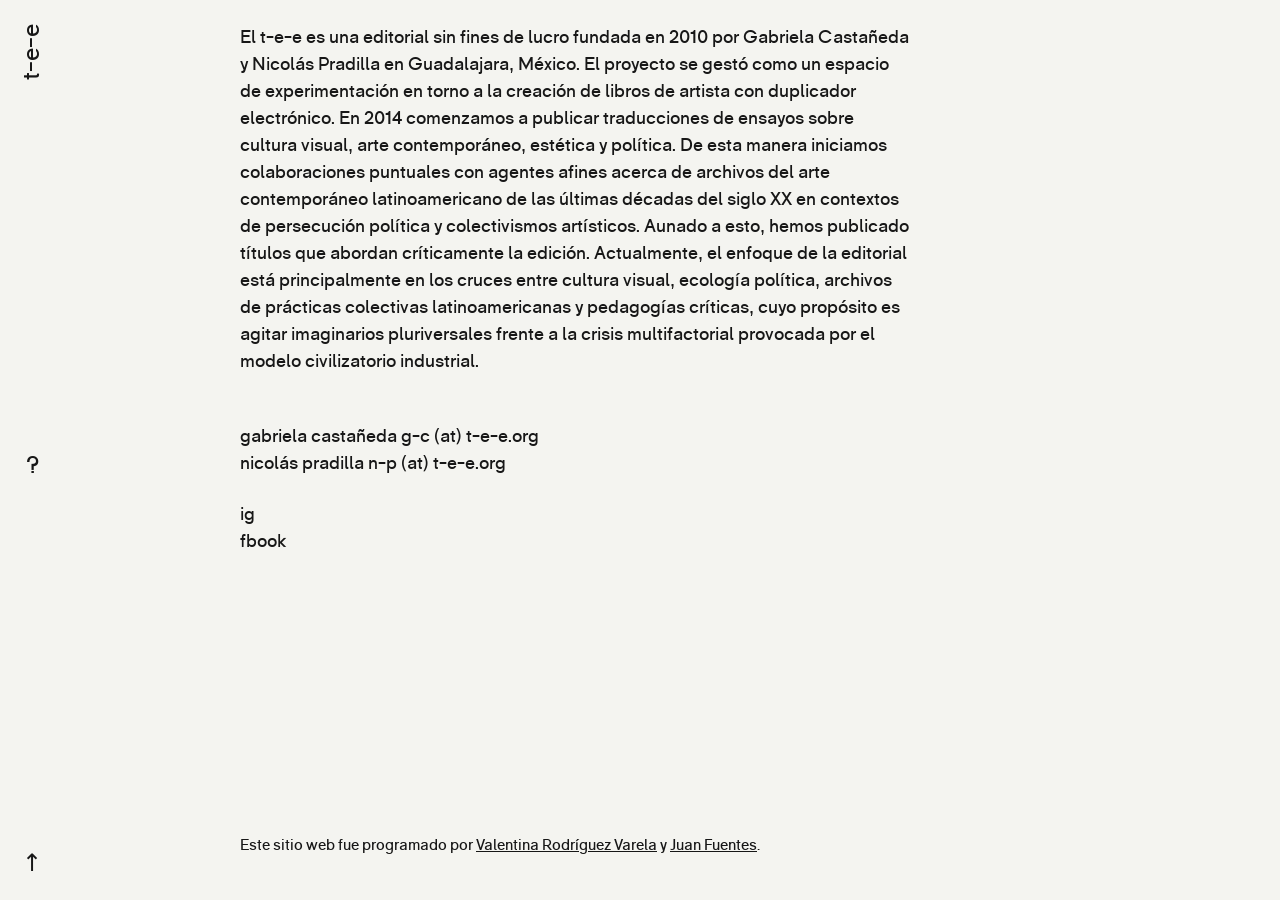
<file: about.html>
<!doctype html>
<html lang="es">
  <head>
    <meta charset="UTF-8">
    <meta name="viewport" content="width=device-width, initial-scale=1">
    <title>? | t-e-e taller de ediciones económicas</title>
    <meta name="description" content="El t-e-e es una editorial sin fines de lucro fundada en 2010 por Gabriela Castañeda y Nicolás Pradilla en Guadalajara, México.">

    <!-- vista previa al compartir en redes sociales -->
    <meta property="og:type" content="website">
    <meta property="og:site_name" content="t-e-e taller de ediciones económicas">
    <meta property="og:locale" content="es_MX">
    <meta property="og:title" content="? | t-e-e taller de ediciones económicas">
    <meta property="og:description" content="El t-e-e es una editorial sin fines de lucro fundada en 2010 por Gabriela Castañeda y Nicolás Pradilla en Guadalajara, México.">
    <meta property="og:url" content="http://t-e-e.org/about.html">
    <meta property="og:image" content="http://t-e-e.org/img/og-t-e-e.png">
    <meta property="og:image:type" content="image/png">
    <meta property="og:image:width" content="1280">
    <meta property="og:image:height" content="640">
    <meta property="og:image:alt" content="t-e-e taller de ediciones económicas: portadas de tres publicaciones de la colección.">
    <meta name="twitter:card" content="summary_large_image">
    <link rel="stylesheet" href="./css/style.css">
    <link rel="icon" href="./favicon.ico" sizes="any">
    <link rel="icon" href="./img/favicon-32.png" type="image/png" sizes="32x32">
    <link rel="apple-touch-icon" href="./img/apple-touch-icon.png">
  </head>
  <body class="about" id="inicio">
    <nav aria-label="Principal">
      <a href="./" class="logo">t-e-e</a>
      <a href="./about.html" aria-label="Acerca de" aria-current="page">?</a>
      <a href="#inicio" class="arriba" aria-label="Subir al inicio">↑</a>
    </nav>
    <main>
      <p class="info">El t-e-e es una editorial sin fines de lucro fundada en 2010 por Gabriela Castañeda y Nicolás Pradilla en Guadalajara, México. El proyecto se gestó como un espacio de experimentación en torno a la creación de libros de artista con duplicador electrónico. En 2014 comenzamos a publicar traducciones de ensayos sobre cultura visual, arte contemporáneo, estética y política. De esta manera iniciamos colaboraciones puntuales con agentes afines acerca de archivos del arte contemporáneo latinoamericano de las últimas décadas del siglo XX en contextos de persecución política y colectivismos artísticos. Aunado a esto, hemos publicado títulos que abordan críticamente la edición. Actualmente, el enfoque de la editorial está principalmente en los cruces entre cultura visual, ecología política, archivos de prácticas colectivas latinoamericanas y pedagogías críticas, cuyo propósito es agitar imaginarios pluriversales frente a la crisis multifactorial provocada por el modelo civilizatorio industrial.</p>
      <p class="contact">
        gabriela castañeda g-c (at) t-e-e.org<br>
        nicolás pradilla n-p (at) t-e-e.org
      </p>
      <p class="social">
        <a href="https://www.instagram.com/tallerdeedicioneseconomicas/" target="_blank" rel="noopener">ig</a><br>
        <a href="https://www.facebook.com/TallerDeEdicionesEconomicas/" target="_blank" rel="noopener">fbook</a>
      </p>
    </main>
    <footer class="credito">
      <p><small>Este sitio web fue programado por <a href="https://gradshow.centro.edu.mx/people/valentina-rodriguez-varela" target="_blank" rel="noopener">Valentina Rodríguez Varela</a> y <a href="https://juanfuent.es/" target="_blank" rel="noopener">Juan Fuentes</a>.</small></p>
    </footer>
  </body>
</html>
</file>
<file: css/style.css>
/*
  ============================================================
  TOKENS
  ============================================================

  Variables reutilizables para mantener un sistema visual
  consistente en todo el documento.
*/
@font-face {
  font-family: 'rmregular';
  src: url('rmregular-webfont.woff2') format('woff2'),
       url('rmregular-webfont.woff') format('woff');
  font-weight: normal;
  font-style: normal;

}

:root {
  --color-background: #f4f4f0;
  --color-text: #171717;
  --color-accent: #5b3df5;

  --font-family-base: 'rmregular', system-ui, Arial, Helvetica, sans-serif;

  --font-size-body: 1.125rem;
  --font-size-h1: 2rem;
  --font-size-h2: 2rem;
  --font-size-h3: 1.625rem;
  --font-size-index: 2.25rem;
  --font-size-nav: 1.5rem;

  /* ancho de la franja vertical del menú */
  --nav-width: 4rem;
}

/*
  ============================================================
  SELECTOR UNIVERSAL
  ============================================================
  * funciona como un comodín.
  Selecciona todos los elementos HTML.
*/

* {
  box-sizing: border-box;
}


/*
  ============================================================
  BODY
  ============================================================

  Define el sistema visual base del documento.
*/
body {
  margin: 0;

  background-color: var(--color-background);
  color: var(--color-text);

  font-family: var(--font-family-base);
  font-size: var(--font-size-body);
  line-height: 1.5;
}

header {
  text-align: center;
  margin-bottom: 2rem;
}

/* sin espacio extra arriba del título del sitio */
main > header h1 {
  margin-top: 0;
}

header p {
  text-wrap-style: balance;
}

/*
  ============================================================
  JERARQUÍA TIPOGRÁFICA
  ============================================================
  HTML define la jerarquía.
  CSS controla su representación visual.
*/
h1 {
  font-size: var(--font-size-h1);
}

h2 {
  font-size: var(--font-size-h2);
}

h3 {
  font-size: var(--font-size-h3);
}

/*
  ============================================================
  CABEZA DE CADA PUBLICACIÓN
  ============================================================

  El número y el título subrayado funcionan como anclas visuales.
  Títulos en redondas (sin bold), subrayados.
*/

article .index {
  font-size: var(--font-size-index);
  line-height: 1;
  margin: 0 0 1.5rem;
}

article header {
  margin-bottom: 1.5rem;
}

article h3 {
  font-weight: normal;
  line-height: 1.3;
  margin: 0;
  text-decoration: underline;
  text-decoration-thickness: 1px;
  text-underline-offset: 0.2em;
}

article h3 .subtitle {
  display: block;
}

article header p {
  margin: 0;
}

article .authors {
  font-size: var(--font-size-h3);
  line-height: 1.3;
}

/* en celular, títulos y autorxs un poco más contenidos */
@media (max-width: 767px) {
  article h3,
  article .authors {
    font-size: 1.375rem;
  }
}

article .translation {
  margin-top: 1rem;
}


/*
  ============================================================
  LINKS
  ============================================================

  El color de acento identifica enlaces y acciones.
*/

a {
  color: var(--color-accent);
}
a:hover, a:focus {
  text-decoration: underline;
}

/*
  ============================================================
  CONTENEDOR PRINCIPAL
  ============================================================

  width:
  ocupa una proporción del espacio disponible.

  max-width:
  evita que el contenido crezca demasiado.

  margin: 0 auto:
  distribuye el espacio horizontal y centra la caja.
*/

main {
  width: 65%;
  min-width: 290px;
  max-width: 1240px;
  margin: 0 auto;
}

/* en pantallas chicas la columna ocupa todo el espacio junto al menú */
@media (max-width: 767px) {
  body > main {
    width: auto;
    min-width: 0;
    padding-left: 1rem;
    padding-right: 1.25rem;
  }
}

/* en compu, 3/4 del ancho anterior para que las líneas no sean tan largas */
@media (min-width: 768px) {
  main {
    width: 48.75%;
    max-width: 930px;
  }
}


/*
  ============================================================
  ESPACIADO BÁSICO
  ============================================================
*/

main,
footer {
  padding: 2rem;
}

section {
  margin-bottom: 2rem;
  padding-top: 2em;
}

/*
  ============================================================
  MENÚ
  ============================================================

  Franja vertical fija a la izquierda, de arriba abajo:
  t-e-e (girado) arriba, ? al centro y ↑ (subir al inicio) abajo.
  Como el contenido deja libre esa franja, nunca se enciman.
*/

nav {
  position: fixed;
  top: 0;
  left: 0;
  bottom: 0;
  width: var(--nav-width);
  display: flex;
  flex-direction: column;
  justify-content: space-between;
  align-items: center;
  padding: 1.5rem 0;
  font-size: var(--font-size-nav);
  line-height: 1;
}

nav a {
  color: var(--color-text);
  text-decoration: none;
}

/* t-e-e se lee de abajo hacia arriba */
nav .logo {
  writing-mode: vertical-rl;
  transform: rotate(180deg);
}

body {
  padding-left: var(--nav-width);
}

/* la flecha sube al inicio con desplazamiento suave */
html {
  scroll-behavior: smooth;
}

/*
  ============================================================
  PORTADAS
  ============================================================

  Las imágenes originales miden 600px de ancho;
  aquí se muestran reducidas, con su proporción intacta.
*/

article img {
  display: block;
  margin: 1rem auto;
  width: 170px;
  max-width: 100%;
  height: auto;
}

/*
  ============================================================
  FICHA DE CADA PUBLICACIÓN
  ============================================================

  Año centrado; debajo, la portada con la ficha técnica,
  la disponibilidad y el PDF a su derecha.
*/

article > footer {
  display: flex;
  flex-wrap: wrap;
  justify-content: center;
  align-items: flex-start;
  gap: 1.5rem;
  margin-top: 3rem;
  padding: 0;
}

/* el año va solo, centrado, arriba de la portada */
article > footer .year {
  flex-basis: 100%;
  text-align: center;
  margin: 0;
}

/* portada y ficha lado a lado, como en la maqueta */
article > footer img {
  margin: 0;
  min-width: 0;
}

/* en celular, portada un poco más chica para que la ficha quepa al lado */
@media (max-width: 767px) {
  article > footer {
    gap: 1rem;
  }

  article > footer img {
    width: 140px;
  }
}

/* espacio entre una publicación y la siguiente */
article {
  margin-bottom: 6rem;
}

article .ficha {
  text-align: left;
  font-size: 0.8rem;
  line-height: 1.3;
}

article .ficha p {
  margin: 1em 0 0;
}

article .specs {
  list-style: none;
  margin: 0;
  padding: 0;
}

/* enlaces dentro de cada publicación en negro, subrayados */
article a {
  color: var(--color-text);
  text-decoration: underline;
  text-decoration-thickness: 1px;
  text-underline-offset: 0.15em;
}

/* créditos (coediciones, apoyos) al tamaño del texto */
article .credits small {
  font-size: inherit;
}

/*
  ============================================================
  PÁGINA ?  (about.html)
  ============================================================

  Texto de información y contacto en una columna,
  alineada a la izquierda junto al menú.
*/

.about main {
  width: auto;
  min-width: 0;
  max-width: 44rem;
  margin: 0 0 0 10rem;
  padding: 1.5rem 1rem;
}

.about main p {
  margin: 0 0 1.5rem;
}

.about .info {
  margin-bottom: 3rem;
}

.about main a {
  color: var(--color-text);
  text-decoration: none;
}

.about main a:hover,
.about main a:focus {
  text-decoration: underline;
}

/* la página ocupa al menos toda la pantalla
   para que el crédito quede hasta abajo */
.about {
  display: flex;
  flex-direction: column;
  min-height: 100vh;
  margin: 0;
}

/* crédito al pie de la pantalla, alineado con el texto */
.about .credito {
  max-width: 44rem;
  margin: auto 0 0 10rem;
  padding: 3rem 1rem 1.5rem;
}

.about .credito a {
  color: var(--color-text);
}

/* en pantallas chicas, junto al menú */
@media (max-width: 767px) {
  .about main,
  .about .credito {
    margin-left: 0;
  }
}

/* texto sólo para lectores de pantalla */
.visually-hidden {
  position: absolute;
  width: 1px;
  height: 1px;
  overflow: hidden;
  clip-path: inset(50%);
  white-space: nowrap;
}
</file>
